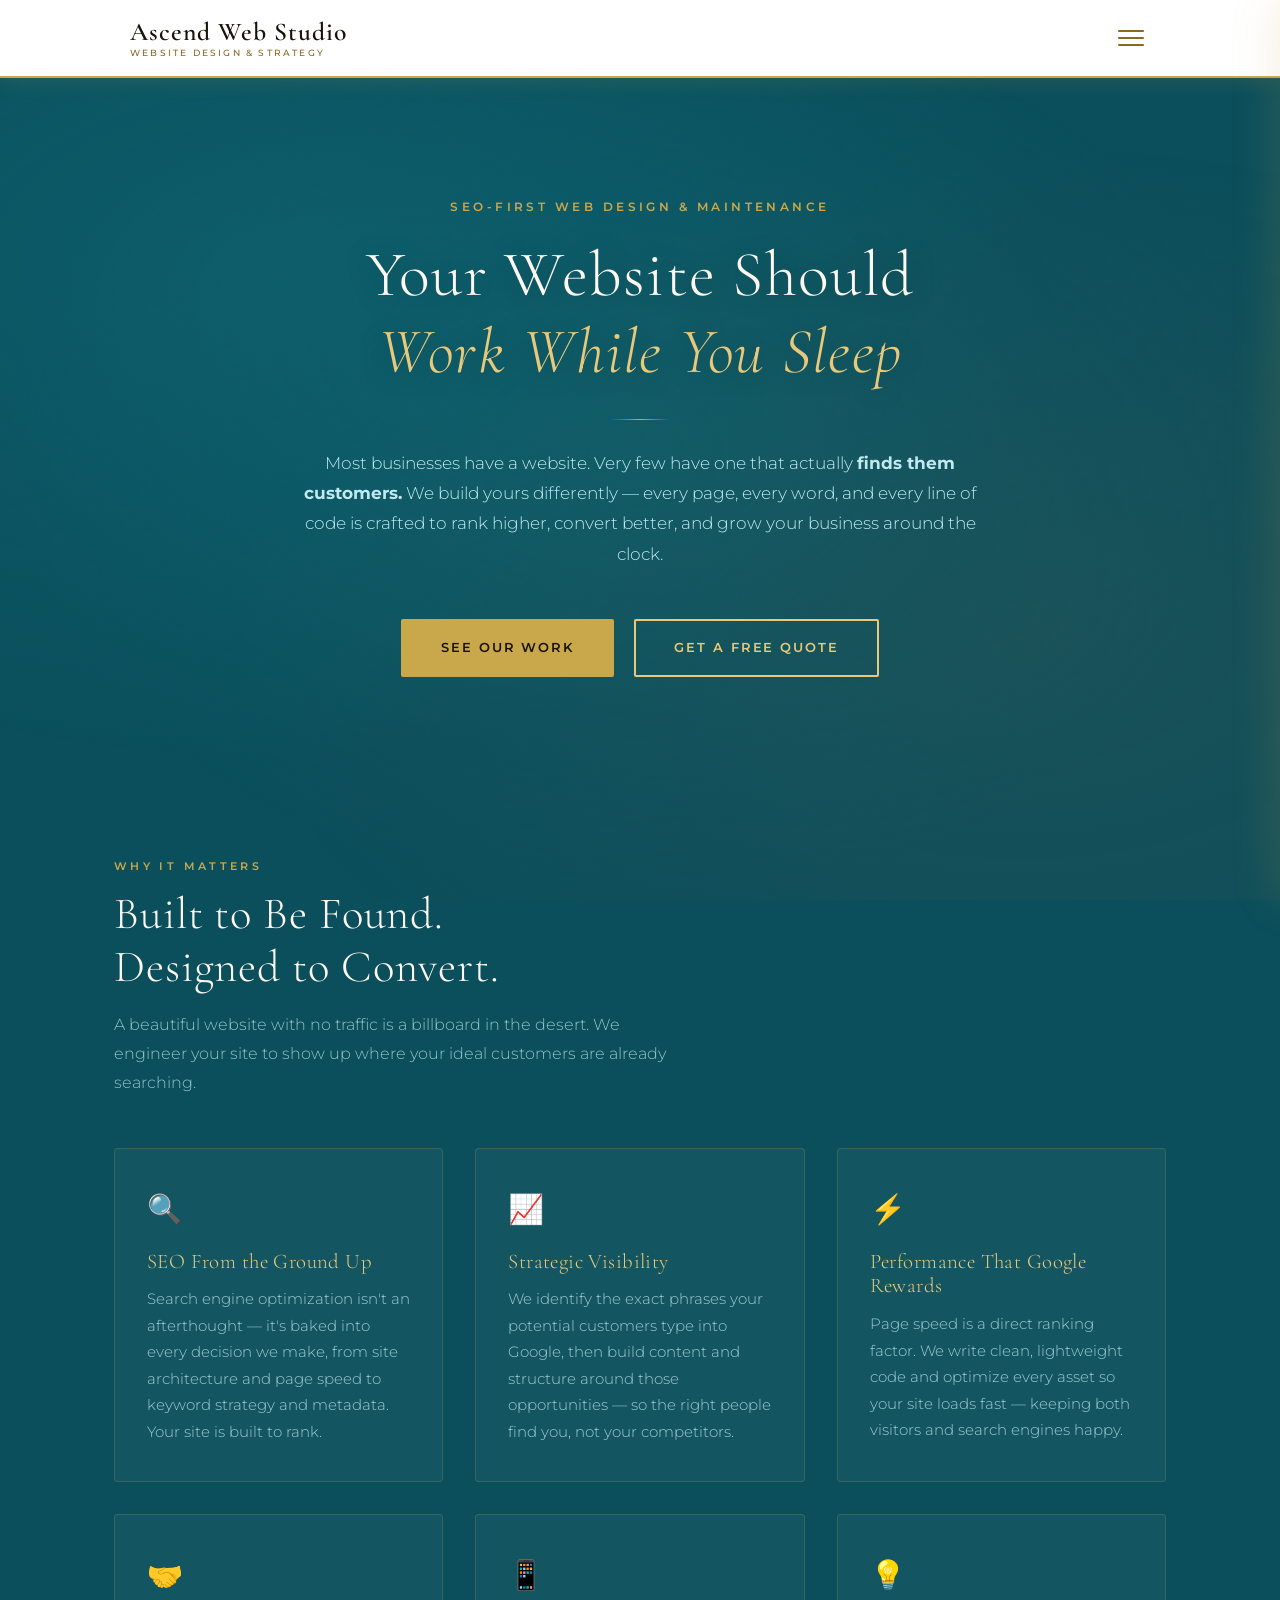
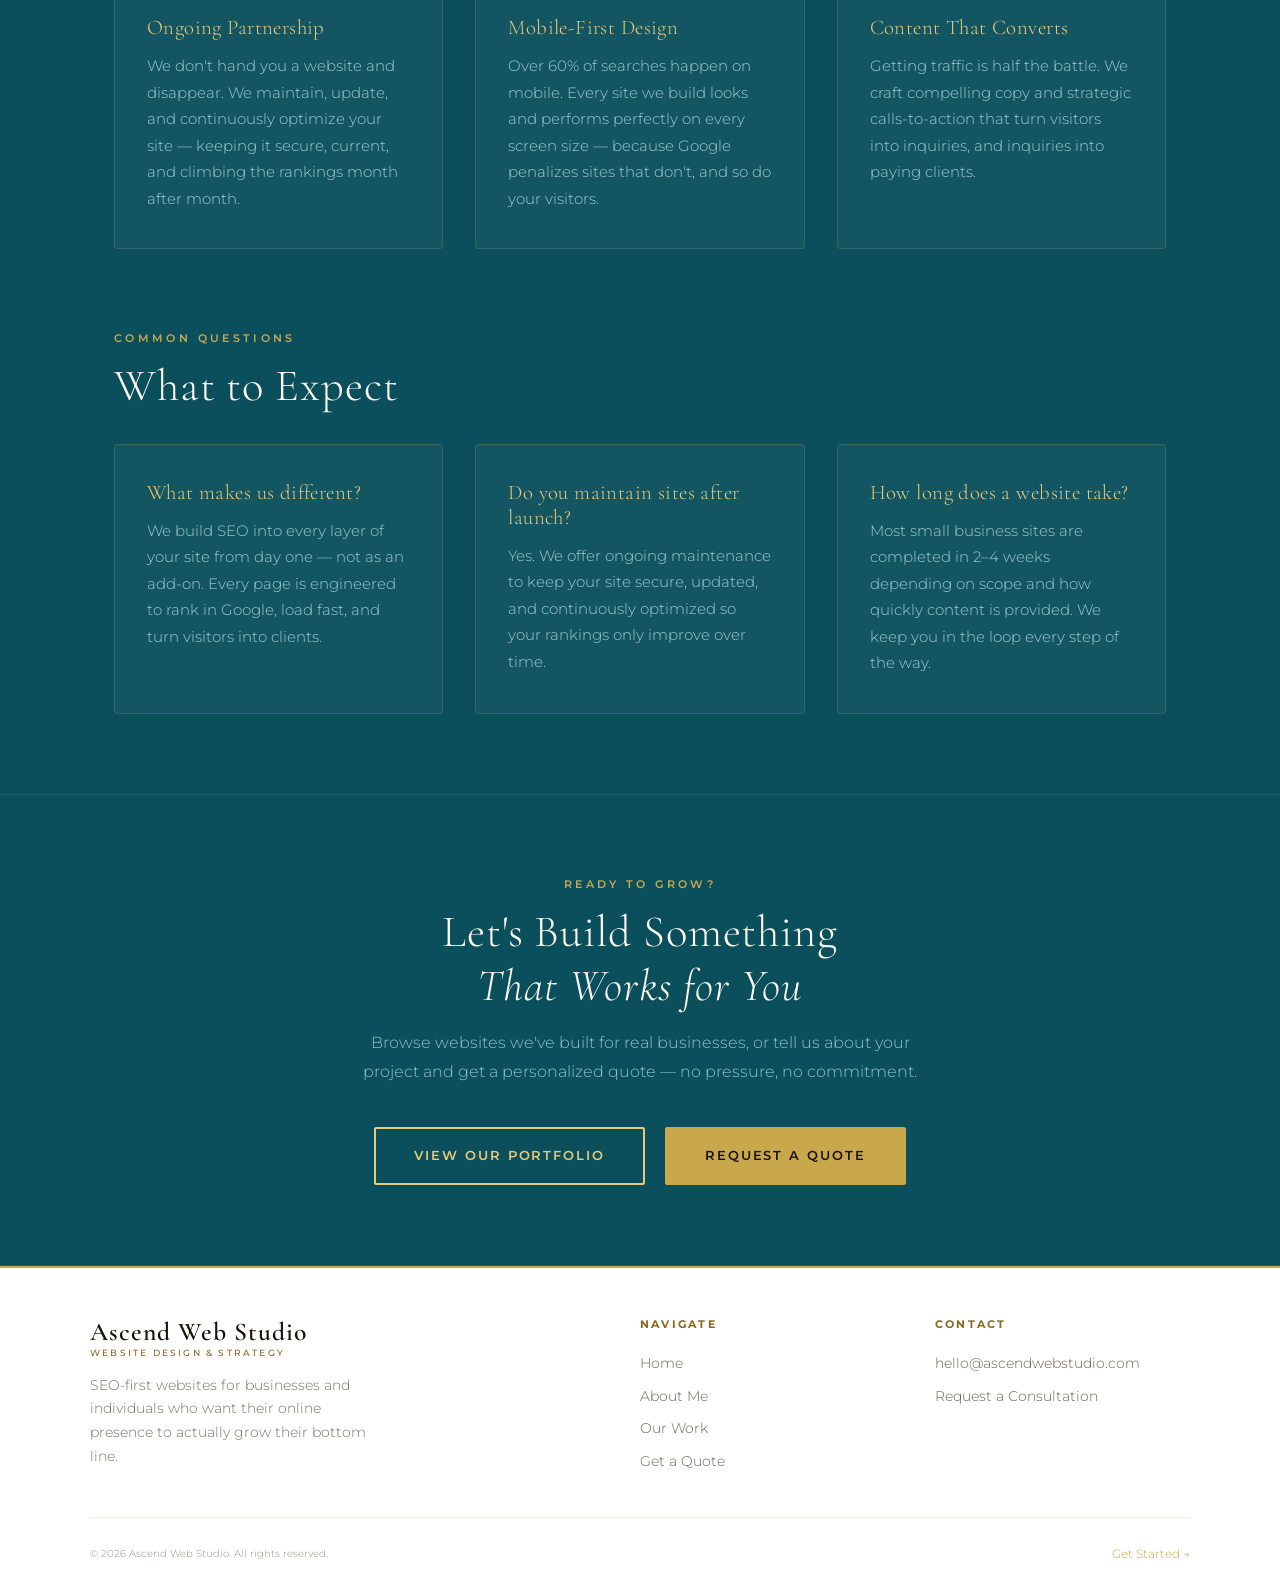
<file: index.html>
<!DOCTYPE html>
<html lang="en">
<head>
  <meta charset="UTF-8" />
  <meta name="viewport" content="width=device-width, initial-scale=1.0" />

  <!-- ══ Primary SEO ══ -->
  <title>Ascend Web Studio | SEO-First Website Design &amp; Maintenance</title>
  <meta name="description" content="Ascend Web Studio builds beautiful, SEO-optimized websites that bring new clients to your door. We design, build, and maintain websites for businesses across Marin County and beyond." />
  <meta name="keywords" content="website design, SEO website, web design Marin County, SEO-first websites, website maintenance, small business websites, local SEO" />
  <meta name="robots" content="index, follow" />
  <link rel="canonical" href="https://ascendwebstudio.com/" />
  <meta name="author" content="Ascend Web Studio" />

  <!-- ══ Open Graph ══ -->
  <meta property="og:type" content="website" />
  <meta property="og:url" content="https://ascendwebstudio.com/" />
  <meta property="og:title" content="Ascend Web Studio | SEO-First Website Design" />
  <meta property="og:description" content="We build beautiful, SEO-optimized websites that bring new clients to your door. Strategic design meets search engine mastery." />
  <meta property="og:image" content="https://ascendwebstudio.com/og-image.jpg" />
  <meta property="og:locale" content="en_US" />
  <meta property="og:site_name" content="Ascend Web Studio" />

  <!-- ══ Twitter / X Card ══ -->
  <meta name="twitter:card" content="summary_large_image" />
  <meta name="twitter:title" content="Ascend Web Studio | SEO-First Website Design" />
  <meta name="twitter:description" content="We build beautiful, SEO-optimized websites that bring new clients to your door." />
  <meta name="twitter:image" content="https://ascendwebstudio.com/og-image.jpg" />

  <!-- ══ Mobile & PWA ══ -->
  <meta name="theme-color" content="#0b4f5c" />
  <meta name="apple-mobile-web-app-capable" content="yes" />
  <meta name="apple-mobile-web-app-status-bar-style" content="default" />
  <meta name="apple-mobile-web-app-title" content="Ascend Web Studio" />

  <!-- ══ Fonts: preconnect for speed, then load ══ -->
  <link rel="preconnect" href="https://fonts.googleapis.com" />
  <link rel="preconnect" href="https://fonts.gstatic.com" crossorigin />
  <link href="https://fonts.googleapis.com/css2?family=Cormorant+Garamond:ital,wght@0,300;0,400;0,600;1,300;1,400&family=Montserrat:wght@300;400;500;600;700&display=swap" rel="stylesheet" />

  <link rel="stylesheet" href="style.css" />

  <!-- ══ Structured Data: ProfessionalService ══ -->
  <script type="application/ld+json">
  {
    "@context": "https://schema.org",
    "@type": "ProfessionalService",
    "name": "Ascend Web Studio",
    "description": "SEO-first website design, development, and maintenance for businesses and individuals.",
    "url": "https://ascendwebstudio.com",
    "logo": "https://ascendwebstudio.com/logo.png",
    "image": "https://ascendwebstudio.com/og-image.jpg",
    "priceRange": "$$",
    "areaServed": [
      { "@type": "State", "name": "California" }
    ],
    "address": {
      "@type": "PostalAddress",
      "addressRegion": "CA",
      "addressCountry": "US"
    },
    "offers": {
      "@type": "Offer",
      "description": "Custom SEO-optimized website design, development, and ongoing maintenance.",
      "url": "https://ascendwebstudio.com/quote.html"
    }
  }
  </script>

  <!-- ══ Structured Data: WebSite ══ -->
  <script type="application/ld+json">
  {
    "@context": "https://schema.org",
    "@type": "WebSite",
    "url": "https://ascendwebstudio.com/",
    "name": "Ascend Web Studio"
  }
  </script>

  <!-- ══ FAQ Schema (boosts Google rich results) ══ -->
  <script type="application/ld+json">
  {
    "@context": "https://schema.org",
    "@type": "FAQPage",
    "mainEntity": [
      {
        "@type": "Question",
        "name": "What makes Ascend Web Studio different from other web designers?",
        "acceptedAnswer": {
          "@type": "Answer",
          "text": "We build SEO into every layer of your website from day one — not as an add-on. Every page is engineered to rank in Google, load fast, and convert visitors into clients."
        }
      },
      {
        "@type": "Question",
        "name": "Do you offer website maintenance after launch?",
        "acceptedAnswer": {
          "@type": "Answer",
          "text": "Yes. We offer ongoing maintenance packages to keep your site secure, updated, and continuously optimized for search engines."
        }
      },
      {
        "@type": "Question",
        "name": "How long does it take to build a website?",
        "acceptedAnswer": {
          "@type": "Answer",
          "text": "Most small business websites are completed within 2–4 weeks depending on scope and how quickly content is provided."
        }
      }
    ]
  }
  </script>
</head>

<body>

  <!-- Skip to main content — accessibility + crawlability -->
  <a href="#main-content" class="skip-link">Skip to main content</a>

  <!-- ══════════════════ HEADER ══════════════════ -->
  <header role="banner">
    <div class="header-inner">
      <a href="index.html" class="logo" aria-label="Ascend Web Studio — Go to homepage">
        Ascend Web Studio
        <span>Website Design &amp; Strategy</span>
      </a>

      <button
        class="hamburger"
        id="hamburger"
        aria-label="Open navigation menu"
        aria-expanded="false"
        aria-controls="navDropdown">
        <span class="bar" aria-hidden="true"></span>
        <span class="bar" aria-hidden="true"></span>
        <span class="bar" aria-hidden="true"></span>
      </button>
    </div>
  </header>

  <div class="nav-overlay" id="navOverlay" aria-hidden="true"></div>
  <nav class="nav-dropdown" id="navDropdown" aria-label="Primary navigation" aria-hidden="true">
    <a href="index.html" aria-current="page">Home</a>
    <a href="about.html">About Me</a>
    <a href="references.html">Our Work</a>
    <a href="quote.html" class="nav-cta">Get a Quote</a>
  </nav>

  <!-- ══════════════════ MAIN ══════════════════ -->
  <main id="main-content">

    <!-- ── Hero ── -->
    <section class="hero reveal" aria-labelledby="hero-heading">
      <div class="container">
        <span class="hero-eyebrow">SEO-First Web Design &amp; Maintenance</span>
        <h1 id="hero-heading">
          Your Website Should<br><em>Work While You Sleep</em>
        </h1>
        <div class="hero-divider" aria-hidden="true"></div>
        <p>
          Most businesses have a website. Very few have one that actually
          <strong>finds them customers.</strong> We build yours differently — every page,
          every word, and every line of code is crafted to rank higher, convert better,
          and grow your business around the clock.
        </p>
        <div class="cta-group">
          <a href="references.html" class="btn btn-gold">See Our Work</a>
          <a href="quote.html" class="btn btn-outline">Get a Free Quote</a>
        </div>
      </div>
    </section>

    <!-- ── Features ── -->
    <section class="features" aria-labelledby="features-heading">
      <div class="container">
        <span class="section-label reveal">Why It Matters</span>
        <h2 class="section-title reveal" id="features-heading">
          Built to Be Found.<br>Designed to Convert.
        </h2>
        <p class="section-sub reveal">
          A beautiful website with no traffic is a billboard in the desert.
          We engineer your site to show up where your ideal customers are already searching.
        </p>

        <div class="features-grid">

          <article class="feature-card reveal">
            <span class="feature-icon" aria-hidden="true">🔍</span>
            <h3>SEO From the Ground Up</h3>
            <p>
              Search engine optimization isn't an afterthought — it's baked into
              every decision we make, from site architecture and page speed to
              keyword strategy and metadata. Your site is built to rank.
            </p>
          </article>

          <article class="feature-card reveal">
            <span class="feature-icon" aria-hidden="true">📈</span>
            <h3>Strategic Visibility</h3>
            <p>
              We identify the exact phrases your potential customers type into Google,
              then build content and structure around those opportunities — so the
              right people find you, not your competitors.
            </p>
          </article>

          <article class="feature-card reveal">
            <span class="feature-icon" aria-hidden="true">⚡</span>
            <h3>Performance That Google Rewards</h3>
            <p>
              Page speed is a direct ranking factor. We write clean, lightweight code
              and optimize every asset so your site loads fast — keeping both visitors
              and search engines happy.
            </p>
          </article>

          <article class="feature-card reveal">
            <span class="feature-icon" aria-hidden="true">🤝</span>
            <h3>Ongoing Partnership</h3>
            <p>
              We don't hand you a website and disappear. We maintain, update, and
              continuously optimize your site — keeping it secure, current, and
              climbing the rankings month after month.
            </p>
          </article>

          <article class="feature-card reveal">
            <span class="feature-icon" aria-hidden="true">📱</span>
            <h3>Mobile-First Design</h3>
            <p>
              Over 60% of searches happen on mobile. Every site we build looks and
              performs perfectly on every screen size — because Google penalizes sites
              that don't, and so do your visitors.
            </p>
          </article>

          <article class="feature-card reveal">
            <span class="feature-icon" aria-hidden="true">💡</span>
            <h3>Content That Converts</h3>
            <p>
              Getting traffic is half the battle. We craft compelling copy and
              strategic calls-to-action that turn visitors into inquiries,
              and inquiries into paying clients.
            </p>
          </article>

        </div>
      </div>
    </section>

    <!-- ── FAQ (feeds FAQ schema above) ── -->
    <section class="features" aria-labelledby="faq-heading" style="padding-top: 0;">
      <div class="container">
        <span class="section-label reveal">Common Questions</span>
        <h2 class="section-title reveal" id="faq-heading">What to Expect</h2>

        <div class="features-grid" style="margin-top: 30px;">

          <article class="feature-card reveal">
            <h3>What makes us different?</h3>
            <p>
              We build SEO into every layer of your site from day one — not as an
              add-on. Every page is engineered to rank in Google, load fast, and
              turn visitors into clients.
            </p>
          </article>

          <article class="feature-card reveal">
            <h3>Do you maintain sites after launch?</h3>
            <p>
              Yes. We offer ongoing maintenance to keep your site secure, updated,
              and continuously optimized so your rankings only improve over time.
            </p>
          </article>

          <article class="feature-card reveal">
            <h3>How long does a website take?</h3>
            <p>
              Most small business sites are completed in 2–4 weeks depending on
              scope and how quickly content is provided. We keep you in the loop
              every step of the way.
            </p>
          </article>

        </div>
      </div>
    </section>

    <!-- ── CTA ── -->
    <section class="cta-section" aria-labelledby="cta-heading">
      <div class="container">
        <span class="section-label reveal">Ready to Grow?</span>
        <h2 class="reveal" id="cta-heading">
          Let's Build Something<br><em>That Works for You</em>
        </h2>
        <p class="reveal">
          Browse websites we've built for real businesses, or tell us about your
          project and get a personalized quote — no pressure, no commitment.
        </p>
        <div class="cta-group reveal">
          <a href="references.html" class="btn btn-outline">View Our Portfolio</a>
          <a href="quote.html" class="btn btn-gold">Request a Quote</a>
        </div>
      </div>
    </section>

  </main>

  <!-- ══════════════════ FOOTER ══════════════════ -->
  <footer role="contentinfo">
    <div class="footer-inner">

      <div class="footer-brand">
        <a href="index.html" class="logo" aria-label="Ascend Web Studio — Home">
          Ascend Web Studio
          <span>Website Design &amp; Strategy</span>
        </a>
        <p>
          SEO-first websites for businesses and individuals who want their
          online presence to actually grow their bottom line.
        </p>
      </div>

      <nav class="footer-col" aria-label="Footer site links">
        <h4>Navigate</h4>
        <a href="index.html" aria-current="page">Home</a>
        <a href="about.html">About Me</a>
        <a href="references.html">Our Work</a>
        <a href="quote.html">Get a Quote</a>
      </nav>

      <div class="footer-col">
        <h4>Contact</h4>
        <a href="mailto:hello@ascendwebstudio.com">hello@ascendwebstudio.com</a>
        <a href="quote.html">Request a Consultation</a>
      </div>

    </div>

    <div class="footer-bottom">
      <p><small>&copy; 2026 Ascend Web Studio. All rights reserved.</small></p>
      <a href="quote.html">Get Started →</a>
    </div>
  </footer>

  <!-- ══════════════════ SCRIPTS ══════════════════ -->
  <script>
    // ── Respect reduced-motion (accessibility + performance) ──
    const prefersReduced = window.matchMedia('(prefers-reduced-motion: reduce)').matches;

    // ── Nav drawer ──
    const hamburger = document.getElementById('hamburger');
    const navDropdown = document.getElementById('navDropdown');
    const navOverlay = document.getElementById('navOverlay');

    function toggleNav(open) {
      hamburger.classList.toggle('open', open);
      hamburger.setAttribute('aria-expanded', String(open));
      navDropdown.classList.toggle('open', open);
      navDropdown.setAttribute('aria-hidden', String(!open));
      navOverlay.setAttribute('aria-hidden', String(!open));
      navOverlay.classList.toggle('open', open);
      document.body.style.overflow = open ? 'hidden' : '';
      if (open) {
        const firstLink = navDropdown.querySelector('a');
        if (firstLink) firstLink.focus();
      } else {
        hamburger.focus();
      }
    }

    hamburger.addEventListener('click', () => toggleNav(!hamburger.classList.contains('open')));
    navOverlay.addEventListener('click', () => toggleNav(false));
    document.addEventListener('keydown', (e) => { if (e.key === 'Escape') toggleNav(false); });

    // Focus trap inside nav
    navDropdown.addEventListener('keydown', (e) => {
      if (e.key !== 'Tab') return;
      const focusable = Array.from(navDropdown.querySelectorAll('a'));
      const first = focusable[0];
      const last = focusable[focusable.length - 1];
      if (e.shiftKey && document.activeElement === first) {
        e.preventDefault(); last.focus();
      } else if (!e.shiftKey && document.activeElement === last) {
        e.preventDefault(); first.focus();
      }
    });

    // ── Scroll reveal ──
    if (prefersReduced) {
      document.querySelectorAll('.reveal').forEach(el => el.classList.add('visible'));
    } else {
      const observer = new IntersectionObserver((entries) => {
        entries.forEach((entry, i) => {
          if (entry.isIntersecting) {
            setTimeout(() => entry.target.classList.add('visible'), i * 80);
            observer.unobserve(entry.target);
          }
        });
      }, { threshold: 0.1, rootMargin: '0px 0px -40px 0px' });
      document.querySelectorAll('.reveal').forEach(el => observer.observe(el));
    }
  </script>

</body>
</html>
</file>
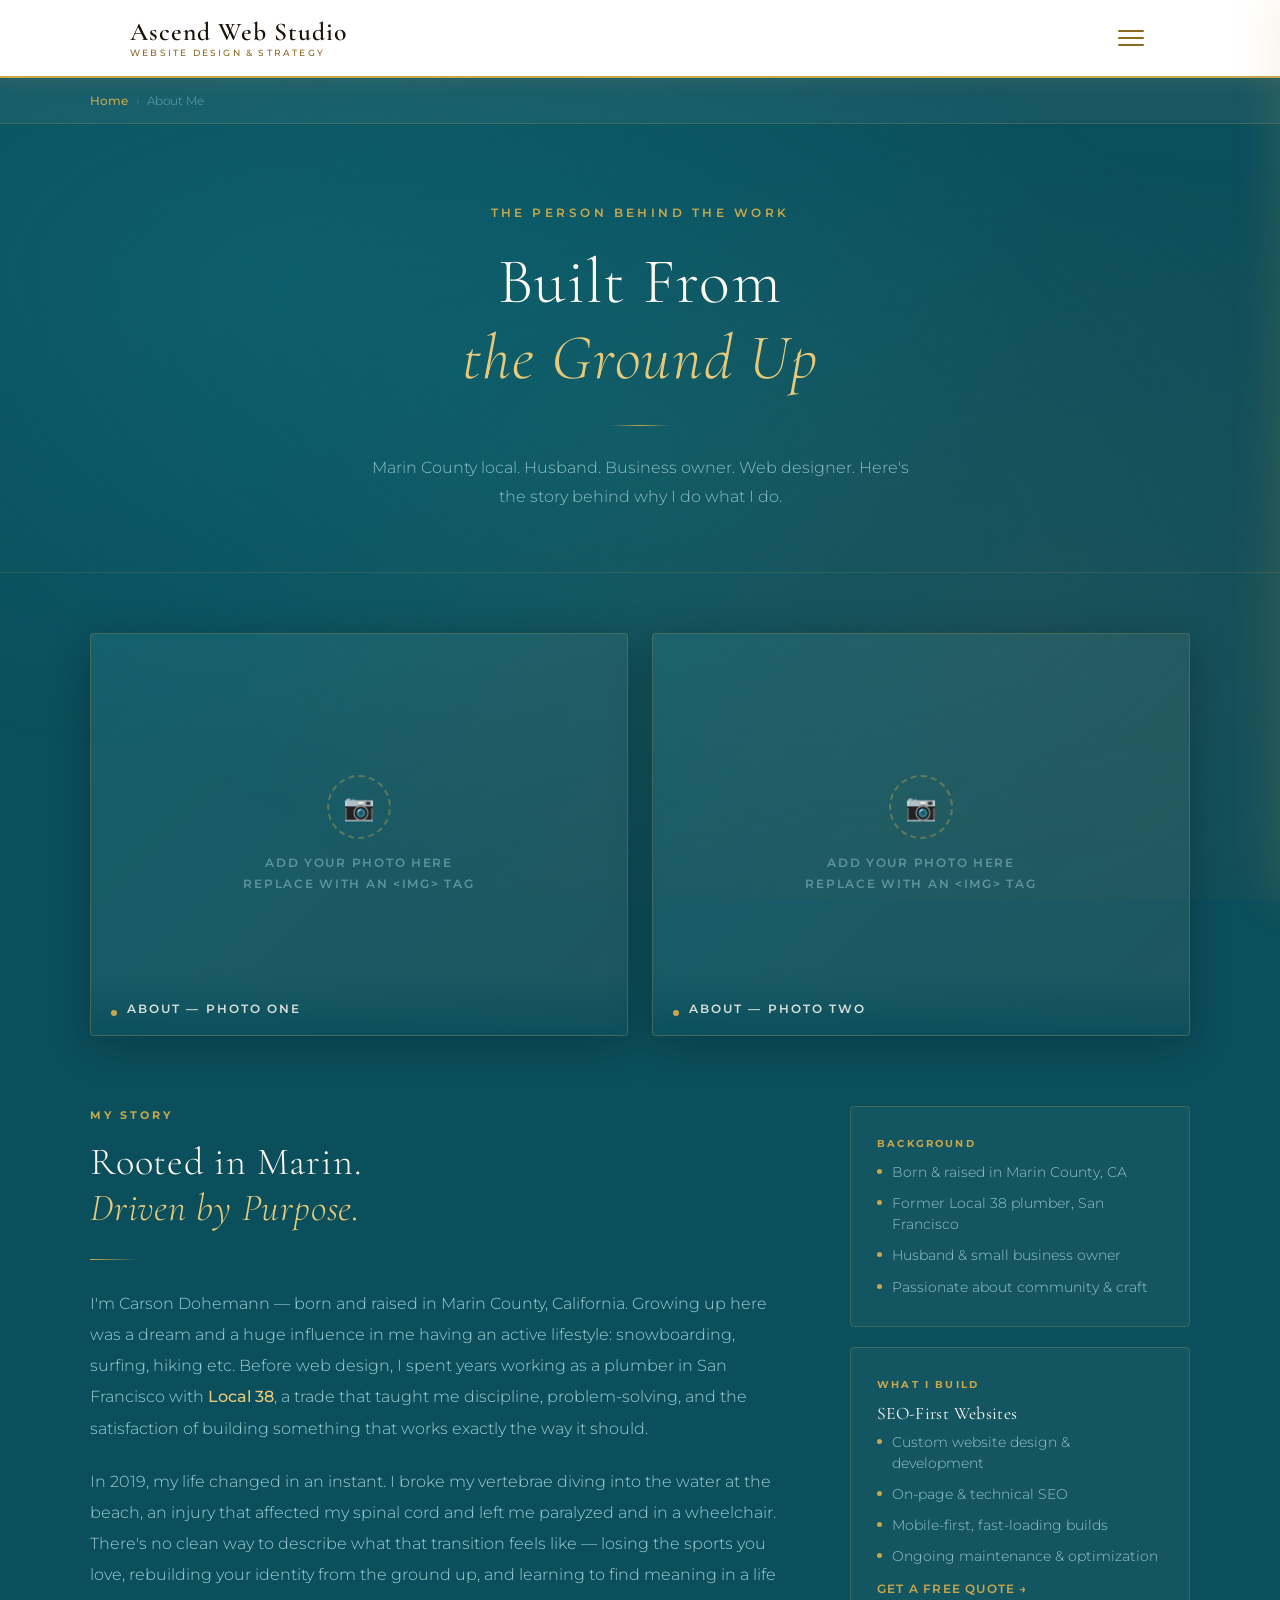
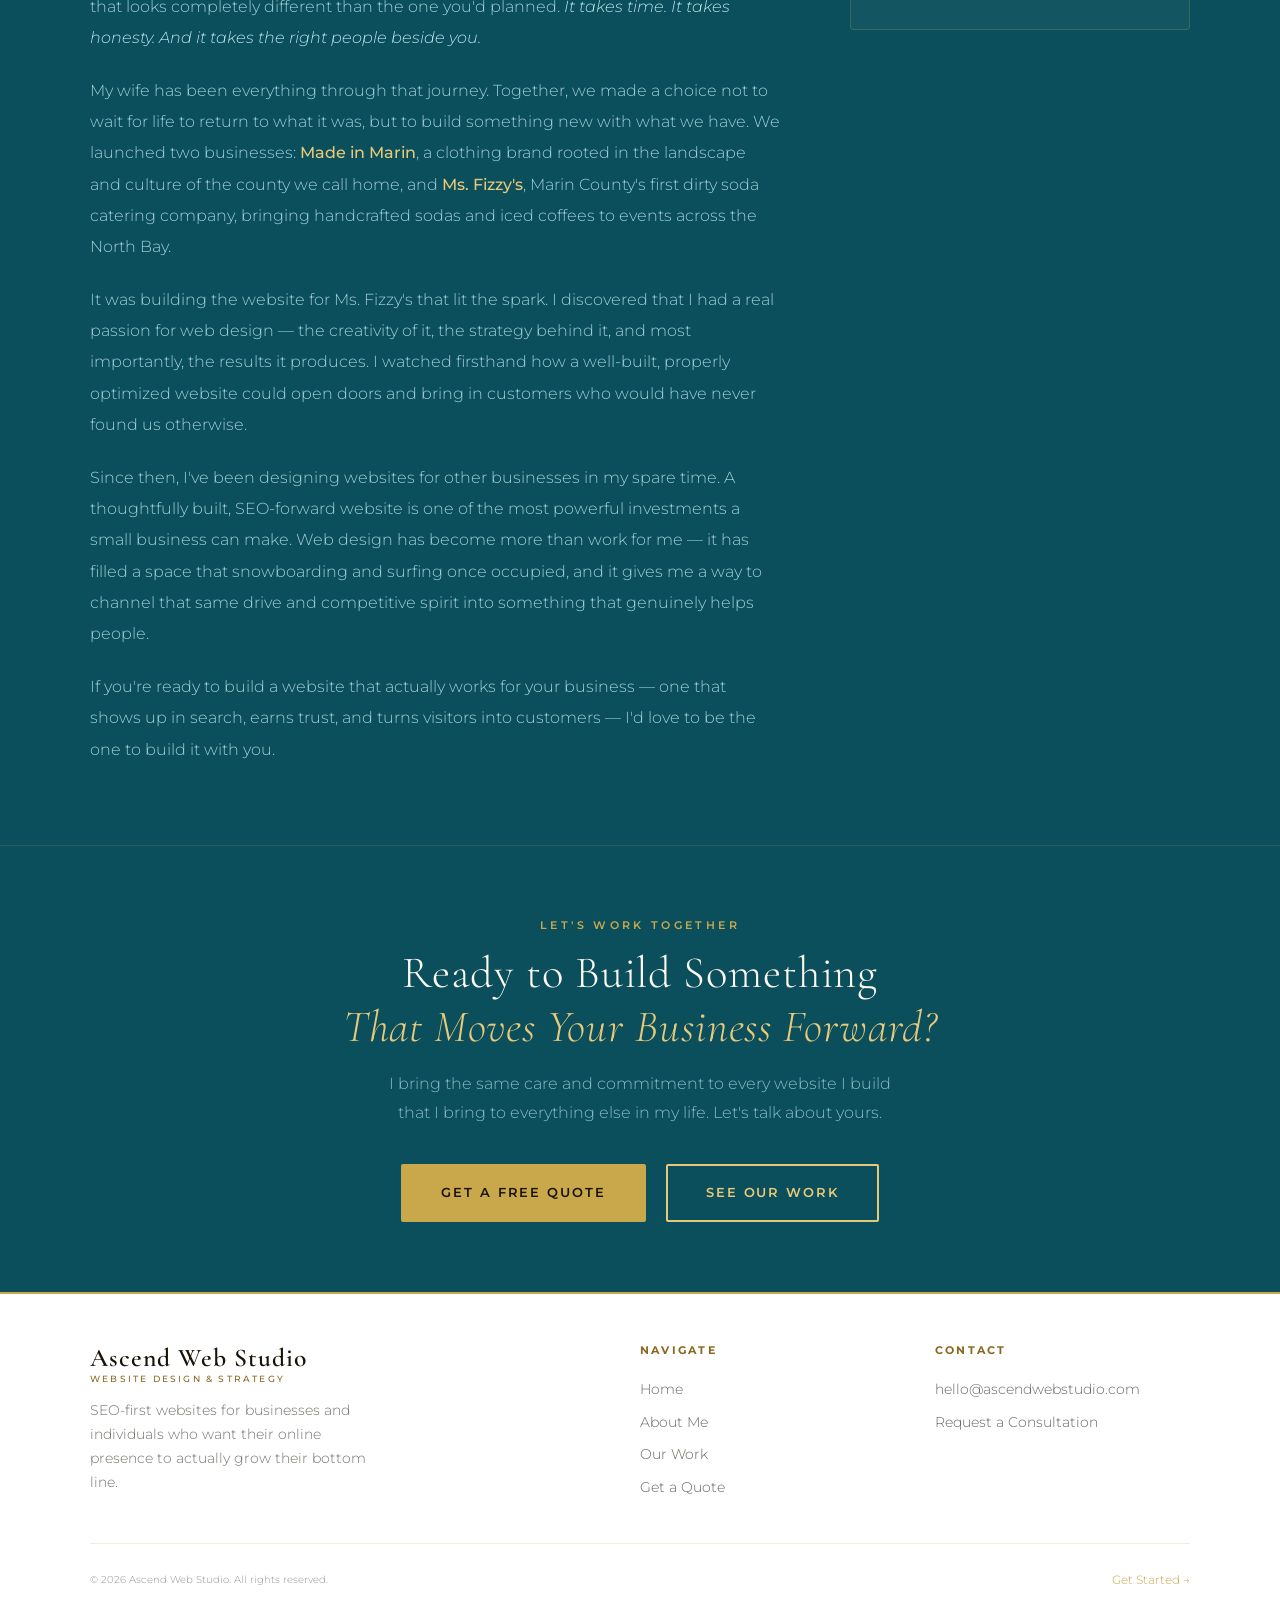
<file: about.html>
<!DOCTYPE html>
<html lang="en">
<head>
  <meta charset="UTF-8" />
  <meta name="viewport" content="width=device-width, initial-scale=1.0" />

  <!-- ══ Primary SEO ══ -->
  <title>About Carson Dohemann | Ascend Web Studio</title>
  <meta name="description" content="Meet Carson Dohemann — Marin County native, web designer, and founder of Ascend Web Studio. A story of resilience, passion, and building websites that grow businesses." />
  <meta name="keywords" content="Carson Dohemann, web designer Marin County, about Ascend Web Studio, SEO web design, Marin County web developer" />
  <meta name="robots" content="index, follow" />
  <link rel="canonical" href="https://ascendwebstudio.com/about.html" />
  <meta name="author" content="Carson Dohemann" />

  <!-- ══ Open Graph ══ -->
  <meta property="og:type" content="profile" />
  <meta property="og:url" content="https://ascendwebstudio.com/about.html" />
  <meta property="og:title" content="About Carson Dohemann | Ascend Web Studio" />
  <meta property="og:description" content="Marin County native, web designer, and founder of Ascend Web Studio. A story of resilience, passion, and building websites that grow real businesses." />
  <meta property="og:image" content="https://ascendwebstudio.com/og-image.jpg" />
  <meta property="og:locale" content="en_US" />
  <meta property="og:site_name" content="Ascend Web Studio" />

  <!-- ══ Twitter / X Card ══ -->
  <meta name="twitter:card" content="summary_large_image" />
  <meta name="twitter:title" content="About Carson Dohemann | Ascend Web Studio" />
  <meta name="twitter:description" content="Marin County native, web designer, and founder of Ascend Web Studio." />
  <meta name="twitter:image" content="https://ascendwebstudio.com/og-image.jpg" />

  <!-- ══ Mobile & PWA ══ -->
  <meta name="theme-color" content="#0b4f5c" />
  <meta name="apple-mobile-web-app-capable" content="yes" />
  <meta name="apple-mobile-web-app-title" content="Ascend Web Studio" />

  <!-- ══ Fonts ══ -->
  <link rel="preconnect" href="https://fonts.googleapis.com" />
  <link rel="preconnect" href="https://fonts.gstatic.com" crossorigin />
  <link href="https://fonts.googleapis.com/css2?family=Cormorant+Garamond:ital,wght@0,300;0,400;0,600;1,300;1,400&family=Montserrat:wght@300;400;500;600;700&display=swap" rel="stylesheet" />

  <link rel="stylesheet" href="style.css" />

  <!-- ══ Structured Data: Person ══ -->
  <script type="application/ld+json">
  {
    "@context": "https://schema.org",
    "@type": "Person",
    "name": "Carson Dohemann",
    "jobTitle": "Web Designer & SEO Strategist",
    "description": "Marin County native and founder of Ascend Web Studio, building SEO-first websites for small businesses.",
    "url": "https://ascendwebstudio.com/about.html",
    "worksFor": {
      "@type": "Organization",
      "name": "Ascend Web Studio",
      "url": "https://ascendwebstudio.com"
    },
    "knowsAbout": ["SEO", "Web Design", "Website Maintenance", "Small Business Marketing"],
    "address": {
      "@type": "PostalAddress",
      "addressRegion": "CA",
      "addressLocality": "Marin County",
      "addressCountry": "US"
    }
  }
  </script>

  <!-- ══ Breadcrumb Schema ══ -->
  <script type="application/ld+json">
  {
    "@context": "https://schema.org",
    "@type": "BreadcrumbList",
    "itemListElement": [
      {
        "@type": "ListItem",
        "position": 1,
        "name": "Home",
        "item": "https://ascendwebstudio.com/"
      },
      {
        "@type": "ListItem",
        "position": 2,
        "name": "About",
        "item": "https://ascendwebstudio.com/about.html"
      }
    ]
  }
  </script>

  <style>
    /* ══════════════════════════════════════════
       ABOUT PAGE — teal body, gold & white accents
       ══════════════════════════════════════════ */

    /* ── Breadcrumb ── */
    .breadcrumb {
      background: rgba(255,255,255,0.05);
      border-bottom: 1px solid rgba(201,168,76,0.2);
      padding: 12px 40px;
      position: relative;
      z-index: 1;
    }
    .breadcrumb-inner {
      max-width: var(--max-width);
      margin: 0 auto;
      display: flex;
      align-items: center;
      gap: 8px;
      font-size: 0.78rem;
      color: rgba(192,234,240,0.5);
      font-family: var(--font-body);
    }
    .breadcrumb-inner a { color: var(--gold); font-weight: 500; }
    .breadcrumb-inner a:hover { color: var(--gold-light); }
    .breadcrumb-sep { color: rgba(192,234,240,0.3); }

    /* ── Page Hero ── */
    .about-page-hero {
      padding: 80px 40px 60px;
      text-align: center;
      position: relative;
      z-index: 1;
      border-bottom: 1px solid rgba(201,168,76,0.15);
    }
    .about-page-hero h1 {
      color: var(--cream);
      margin-bottom: 14px;
    }
    .about-page-hero h1 em {
      font-style: italic;
      color: var(--gold-light);
    }
    .about-page-hero p {
      color: rgba(192,234,240,0.7);
      max-width: 540px;
      margin: 0 auto;
    }

    /* ── Photo pair ── */
    .photo-section {
      padding: 60px 40px 0;
      position: relative;
      z-index: 1;
    }
    .photo-grid {
      max-width: var(--max-width);
      margin: 0 auto;
      display: grid;
      grid-template-columns: 1fr 1fr;
      gap: 24px;
    }
    .photo-card {
      position: relative;
      border-radius: 4px;
      overflow: hidden;
      border: 1px solid rgba(201,168,76,0.25);
      box-shadow: 0 8px 40px rgba(0,0,0,0.25);
      aspect-ratio: 4 / 3;
      background: rgba(255,255,255,0.04);
    }
    .photo-card img {
      width: 100%;
      height: 100%;
      object-fit: cover;
      display: block;
      transition: transform 0.5s ease;
    }
    .photo-card:hover img {
      transform: scale(1.03);
    }
    /* Placeholder when no real photo yet */
    .photo-placeholder {
      width: 100%;
      height: 100%;
      display: flex;
      flex-direction: column;
      align-items: center;
      justify-content: center;
      gap: 14px;
      background: linear-gradient(135deg, rgba(26,154,170,0.12), rgba(139,94,60,0.08));
      min-height: 280px;
    }
    .photo-placeholder-icon {
      width: 64px;
      height: 64px;
      border-radius: 50%;
      border: 2px dashed rgba(201,168,76,0.4);
      display: flex;
      align-items: center;
      justify-content: center;
      font-size: 1.6rem;
    }
    .photo-placeholder p {
      font-size: 0.72rem;
      font-weight: 600;
      letter-spacing: 0.15em;
      text-transform: uppercase;
      color: rgba(192,234,240,0.4);
      text-align: center;
      padding: 0 20px;
    }
    /* Caption bar */
    .photo-caption {
      position: absolute;
      bottom: 0;
      left: 0;
      right: 0;
      background: linear-gradient(to top, rgba(11,79,92,0.92) 0%, transparent 100%);
      padding: 28px 20px 16px;
      display: flex;
      align-items: flex-end;
      gap: 10px;
    }
    .photo-caption-dot {
      width: 6px;
      height: 6px;
      border-radius: 50%;
      background: var(--gold);
      flex-shrink: 0;
      margin-bottom: 3px;
    }
    .photo-caption-text {
      font-family: var(--font-body);
      font-size: 0.72rem;
      font-weight: 600;
      letter-spacing: 0.18em;
      text-transform: uppercase;
      color: rgba(253,248,240,0.85);
    }

    /* ── Story section ── */
    .story-section {
      padding: 70px 40px 80px;
      position: relative;
      z-index: 1;
    }
    .story-inner {
      max-width: var(--max-width);
      margin: 0 auto;
      display: grid;
      grid-template-columns: 1fr 340px;
      gap: 70px;
      align-items: start;
    }

    /* Main story text */
    .story-text {}
    .story-eyebrow {
      font-family: var(--font-body);
      font-size: 0.68rem;
      font-weight: 700;
      letter-spacing: 0.28em;
      text-transform: uppercase;
      color: var(--gold);
      display: block;
      margin-bottom: 14px;
    }
    .story-text h2 {
      color: var(--cream);
      margin-bottom: 28px;
      font-size: clamp(1.8rem, 3vw, 2.4rem);
    }
    .story-text h2 em {
      font-style: italic;
      color: var(--gold-light);
    }
    .story-divider {
      width: 50px;
      height: 1px;
      background: linear-gradient(to right, var(--gold), transparent);
      margin-bottom: 28px;
    }
    .story-body p {
      color: rgba(192,234,240,0.82);
      font-size: 1rem;
      line-height: 1.95;
      margin-bottom: 22px;
    }
    .story-body p:last-child { margin-bottom: 0; }
    .story-body strong {
      color: var(--gold-light);
      font-weight: 500;
    }
    .story-body em {
      font-style: italic;
      color: rgba(192,234,240,0.95);
    }

    /* Sidebar */
    .story-sidebar {
      display: flex;
      flex-direction: column;
      gap: 20px;
    }
    .sidebar-card {
      background: rgba(255,255,255,0.04);
      border: 1px solid rgba(201,168,76,0.22);
      border-radius: 4px;
      padding: 28px 26px;
      transition: border-color 0.3s ease;
    }
    .sidebar-card:hover {
      border-color: rgba(201,168,76,0.45);
    }
    .sidebar-card-label {
      font-family: var(--font-body);
      font-size: 0.62rem;
      font-weight: 700;
      letter-spacing: 0.22em;
      text-transform: uppercase;
      color: var(--gold);
      display: block;
      margin-bottom: 10px;
    }
    .sidebar-card h3 {
      font-family: var(--font-display);
      font-size: 1.1rem;
      font-weight: 400;
      color: var(--cream);
      margin-bottom: 8px;
    }
    .sidebar-card p {
      font-size: 0.86rem;
      color: rgba(192,234,240,0.65);
      line-height: 1.7;
    }
    .sidebar-card a {
      display: inline-flex;
      align-items: center;
      gap: 6px;
      font-size: 0.75rem;
      font-weight: 600;
      letter-spacing: 0.1em;
      text-transform: uppercase;
      color: var(--gold);
      margin-top: 12px;
      transition: gap 0.2s ease;
    }
    .sidebar-card a:hover { gap: 10px; }

    /* Values list */
    .values-list {
      list-style: none;
      display: flex;
      flex-direction: column;
      gap: 10px;
      margin-top: 4px;
    }
    .values-list li {
      display: flex;
      align-items: flex-start;
      gap: 10px;
      font-size: 0.88rem;
      color: rgba(192,234,240,0.75);
      line-height: 1.5;
    }
    .values-list li::before {
      content: '';
      width: 5px;
      height: 5px;
      border-radius: 50%;
      background: var(--gold);
      flex-shrink: 0;
      margin-top: 7px;
    }

    /* ── CTA strip ── */
    .about-cta {
      padding: 70px 40px;
      text-align: center;
      border-top: 1px solid rgba(201,168,76,0.15);
      position: relative;
      z-index: 1;
    }
    .about-cta h2 {
      color: var(--cream);
      margin-bottom: 16px;
    }
    .about-cta h2 em {
      font-style: italic;
      color: var(--gold-light);
    }
    .about-cta p {
      color: rgba(192,234,240,0.7);
      max-width: 520px;
      margin: 0 auto 36px;
    }

    /* ── Responsive ── */
    @media (max-width: 900px) {
      .story-inner {
        grid-template-columns: 1fr;
        gap: 40px;
      }
      .story-sidebar {
        flex-direction: row;
        flex-wrap: wrap;
      }
      .sidebar-card { flex: 1 1 240px; }
    }

    @media (max-width: 640px) {
      .photo-grid {
        grid-template-columns: 1fr;
        gap: 16px;
      }
      .photo-section { padding: 40px 16px 0; }
      .story-section { padding: 50px 16px 60px; }
      .about-page-hero { padding: 60px 20px 50px; }
      .about-cta { padding: 50px 20px; }
      .breadcrumb { padding: 10px 20px; }
      .story-sidebar { flex-direction: column; }
    }
  </style>
</head>

<body>

  <a href="#main-content" class="skip-link">Skip to main content</a>

  <!-- ══════════════════ HEADER ══════════════════ -->
  <header role="banner">
    <div class="header-inner">
      <a href="index.html" class="logo" aria-label="Ascend Web Studio — Go to homepage">
        Ascend Web Studio
        <span>Website Design &amp; Strategy</span>
      </a>
      <button
        class="hamburger"
        id="hamburger"
        aria-label="Open navigation menu"
        aria-expanded="false"
        aria-controls="navDropdown">
        <span class="bar" aria-hidden="true"></span>
        <span class="bar" aria-hidden="true"></span>
        <span class="bar" aria-hidden="true"></span>
      </button>
    </div>
  </header>

  <div class="nav-overlay" id="navOverlay" aria-hidden="true"></div>
  <nav class="nav-dropdown" id="navDropdown" aria-label="Primary navigation" aria-hidden="true">
    <a href="index.html">Home</a>
    <a href="about.html" aria-current="page">About Me</a>
    <a href="references.html">Our Work</a>
    <a href="quote.html" class="nav-cta">Get a Quote</a>
  </nav>

  <!-- ══════════════════ MAIN ══════════════════ -->
  <main id="main-content">

    <!-- Breadcrumb -->
    <nav class="breadcrumb" aria-label="Breadcrumb">
      <div class="breadcrumb-inner">
        <a href="index.html">Home</a>
        <span class="breadcrumb-sep" aria-hidden="true">›</span>
        <span aria-current="page">About Me</span>
      </div>
    </nav>

    <!-- Page Hero -->
    <section class="about-page-hero" aria-labelledby="about-heading">
      <span class="hero-eyebrow reveal">The Person Behind the Work</span>
      <h1 class="reveal" id="about-heading">
        Built From<br><em>the Ground Up</em>
      </h1>
      <div class="hero-divider reveal" aria-hidden="true"></div>
      <p class="reveal">
        Marin County local. Husband. Business owner. Web designer.
        Here's the story behind why I do what I do.
      </p>
    </section>

    <!-- Photos -->
    <section class="photo-section" aria-label="Photos of Carson Dohemann">
      <div class="photo-grid">

        <figure class="photo-card reveal">
          <!--
            PHOTO 1: Replace the div below with:
            <img src="your-photo-1.jpg" alt="Carson Dohemann — [describe the photo]" loading="lazy" />
          -->
          <div class="photo-placeholder" role="img" aria-label="Photo placeholder — About Photo One">
            <div class="photo-placeholder-icon" aria-hidden="true">📷</div>
            <p>Add your photo here<br>replace with an &lt;img&gt; tag</p>
          </div>
          <figcaption class="photo-caption">
            <span class="photo-caption-dot" aria-hidden="true"></span>
            <span class="photo-caption-text">About — Photo One</span>
          </figcaption>
        </figure>

        <figure class="photo-card reveal">
          <!--
            PHOTO 2: Replace the div below with:
            <img src="your-photo-2.jpg" alt="Carson Dohemann — [describe the photo]" loading="lazy" />
          -->
          <div class="photo-placeholder" role="img" aria-label="Photo placeholder — About Photo Two">
            <div class="photo-placeholder-icon" aria-hidden="true">📷</div>
            <p>Add your photo here<br>replace with an &lt;img&gt; tag</p>
          </div>
          <figcaption class="photo-caption">
            <span class="photo-caption-dot" aria-hidden="true"></span>
            <span class="photo-caption-text">About — Photo Two</span>
          </figcaption>
        </figure>

      </div>
    </section>

    <!-- Story -->
    <section class="story-section" aria-labelledby="story-heading">
      <div class="story-inner">

        <!-- Main narrative -->
        <div class="story-text reveal">
          <span class="story-eyebrow">My Story</span>
          <h2 id="story-heading">
            Rooted in Marin.<br><em>Driven by Purpose.</em>
          </h2>
          <div class="story-divider" aria-hidden="true"></div>

          <div class="story-body">
            <p>
              I'm Carson Dohemann — born and raised in Marin County, California.
              Growing up here was a dream and a huge influence in me having an active lifestyle:
              snowboarding, surfing, hiking etc. Before
              web design, I spent years working as a plumber in San Francisco with
              <strong>Local 38</strong>, a trade that taught me discipline,
              problem-solving, and the satisfaction of building something that
              works exactly the way it should.
            </p>

            <p>
              In 2019, my life changed in an instant. I broke my vertebrae diving
              into the water at the beach, an injury that affected my spinal cord
              and left me paralyzed and in a wheelchair. There's no clean way to
              describe what that transition feels like — losing the sports you love,
              rebuilding your identity from the ground up, and learning to find
              meaning in a life that looks completely different than the one you'd
              planned. <em>It takes time. It takes honesty. And it takes the right
              people beside you.</em>
            </p>

            <p>
              My wife has been everything through that journey. Together, we made a
              choice not to wait for life to return to what it was, but to build
              something new with what we have. We launched two businesses:
              <strong>Made in Marin</strong>, a clothing brand rooted in the
              landscape and culture of the county we call home, and
              <strong>Ms. Fizzy's</strong>, Marin County's first dirty soda
              catering company, bringing handcrafted sodas and iced coffees to
              events across the North Bay.
            </p>

            <p>
              It was building the website for Ms. Fizzy's that lit the spark.
              I discovered that I had a real passion for web design — the
              creativity of it, the strategy behind it, and most importantly,
              the results it produces. I watched firsthand how a well-built,
              properly optimized website could open doors and bring in customers
              who would have never found us otherwise.
            </p>

            <p>
              Since then, I've been designing websites for other businesses in my
              spare time. A thoughtfully built,
              SEO-forward website is one of the most powerful investments a small
              business can make. Web design has become more than work for me —
              it has filled a space that snowboarding and surfing once occupied,
              and it gives me a way to channel that same drive and competitive
              spirit into something that genuinely helps people.
            </p>

            <p>
              If you're ready to build a website that actually works for your
              business — one that shows up in search, earns trust, and turns
              visitors into customers — I'd love to be the one to build it with you.
            </p>
          </div>
        </div>

        <!-- Sidebar -->
        <aside class="story-sidebar" aria-label="Quick facts about Carson">

          <div class="sidebar-card reveal">
            <span class="sidebar-card-label">Background</span>
            <ul class="values-list" aria-label="Background details">
              <li>Born &amp; raised in Marin County, CA</li>
              <li>Former Local 38 plumber, San Francisco</li>
              <li>Husband &amp; small business owner</li>
              <li>Passionate about community &amp; craft</li>
            </ul>
          </div>

          <div class="sidebar-card reveal">
            <span class="sidebar-card-label">What I Build</span>
            <h3>SEO-First Websites</h3>
            <ul class="values-list" aria-label="Services">
              <li>Custom website design &amp; development</li>
              <li>On-page &amp; technical SEO</li>
              <li>Mobile-first, fast-loading builds</li>
              <li>Ongoing maintenance &amp; optimization</li>
            </ul>
            <a href="quote.html">Get a free quote →</a>
          </div>

        </aside>

      </div>
    </section>

    <!-- CTA -->
    <section class="about-cta" aria-labelledby="about-cta-heading">
      <div class="container">
        <span class="section-label reveal">Let's Work Together</span>
        <h2 class="reveal" id="about-cta-heading">
          Ready to Build Something<br><em>That Moves Your Business Forward?</em>
        </h2>
        <p class="reveal">
          I bring the same care and commitment to every website I build that I bring
          to everything else in my life. Let's talk about yours.
        </p>
        <div class="cta-group reveal">
          <a href="quote.html" class="btn btn-gold">Get a Free Quote</a>
          <a href="references.html" class="btn btn-outline">See Our Work</a>
        </div>
      </div>
    </section>

  </main>

  <!-- ══════════════════ FOOTER ══════════════════ -->
  <footer role="contentinfo">
    <div class="footer-inner">
      <div class="footer-brand">
        <a href="index.html" class="logo" aria-label="Ascend Web Studio — Home">
          Ascend Web Studio
          <span>Website Design &amp; Strategy</span>
        </a>
        <p>
          SEO-first websites for businesses and individuals who want their
          online presence to actually grow their bottom line.
        </p>
      </div>
      <nav class="footer-col" aria-label="Footer site links">
        <h4>Navigate</h4>
        <a href="index.html">Home</a>
        <a href="about.html" aria-current="page">About Me</a>
        <a href="references.html">Our Work</a>
        <a href="quote.html">Get a Quote</a>
      </nav>
      <div class="footer-col">
        <h4>Contact</h4>
        <a href="mailto:hello@ascendwebstudio.com">hello@ascendwebstudio.com</a>
        <a href="quote.html">Request a Consultation</a>
      </div>
    </div>
    <div class="footer-bottom">
      <p><small>&copy; 2026 Ascend Web Studio. All rights reserved.</small></p>
      <a href="quote.html">Get Started →</a>
    </div>
  </footer>

  <!-- ══════════════════ SCRIPTS ══════════════════ -->
  <script>
    const prefersReduced = window.matchMedia('(prefers-reduced-motion: reduce)').matches;

    const hamburger = document.getElementById('hamburger');
    const navDropdown = document.getElementById('navDropdown');
    const navOverlay = document.getElementById('navOverlay');

    function toggleNav(open) {
      hamburger.classList.toggle('open', open);
      hamburger.setAttribute('aria-expanded', String(open));
      navDropdown.classList.toggle('open', open);
      navDropdown.setAttribute('aria-hidden', String(!open));
      navOverlay.setAttribute('aria-hidden', String(!open));
      navOverlay.classList.toggle('open', open);
      document.body.style.overflow = open ? 'hidden' : '';
      if (open) {
        const firstLink = navDropdown.querySelector('a');
        if (firstLink) firstLink.focus();
      } else {
        hamburger.focus();
      }
    }

    hamburger.addEventListener('click', () => toggleNav(!hamburger.classList.contains('open')));
    navOverlay.addEventListener('click', () => toggleNav(false));
    document.addEventListener('keydown', (e) => { if (e.key === 'Escape') toggleNav(false); });

    navDropdown.addEventListener('keydown', (e) => {
      if (e.key !== 'Tab') return;
      const focusable = Array.from(navDropdown.querySelectorAll('a'));
      const first = focusable[0];
      const last = focusable[focusable.length - 1];
      if (e.shiftKey && document.activeElement === first) {
        e.preventDefault(); last.focus();
      } else if (!e.shiftKey && document.activeElement === last) {
        e.preventDefault(); first.focus();
      }
    });

    if (prefersReduced) {
      document.querySelectorAll('.reveal').forEach(el => el.classList.add('visible'));
    } else {
      const observer = new IntersectionObserver((entries) => {
        entries.forEach((entry, i) => {
          if (entry.isIntersecting) {
            setTimeout(() => entry.target.classList.add('visible'), i * 90);
            observer.unobserve(entry.target);
          }
        });
      }, { threshold: 0.08, rootMargin: '0px 0px -40px 0px' });
      document.querySelectorAll('.reveal').forEach(el => observer.observe(el));
    }
  </script>

</body>
</html>
</file>
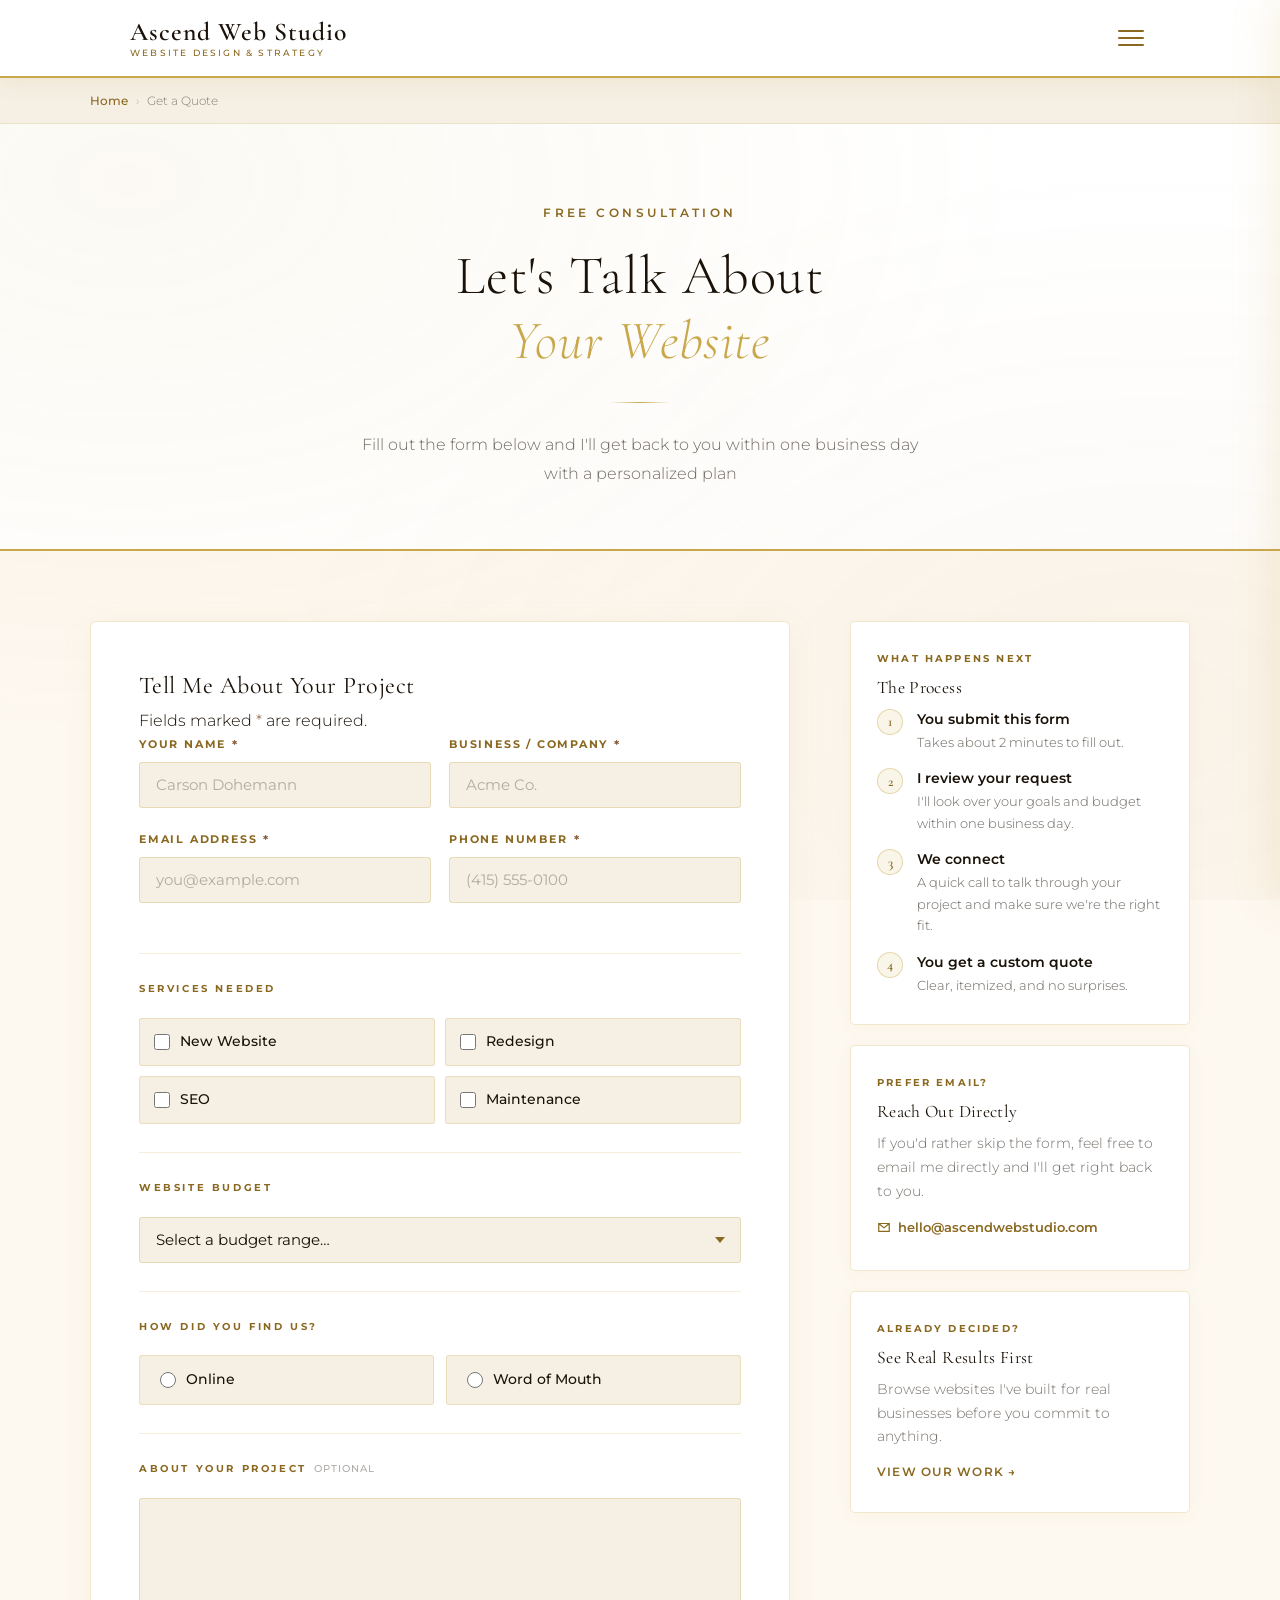
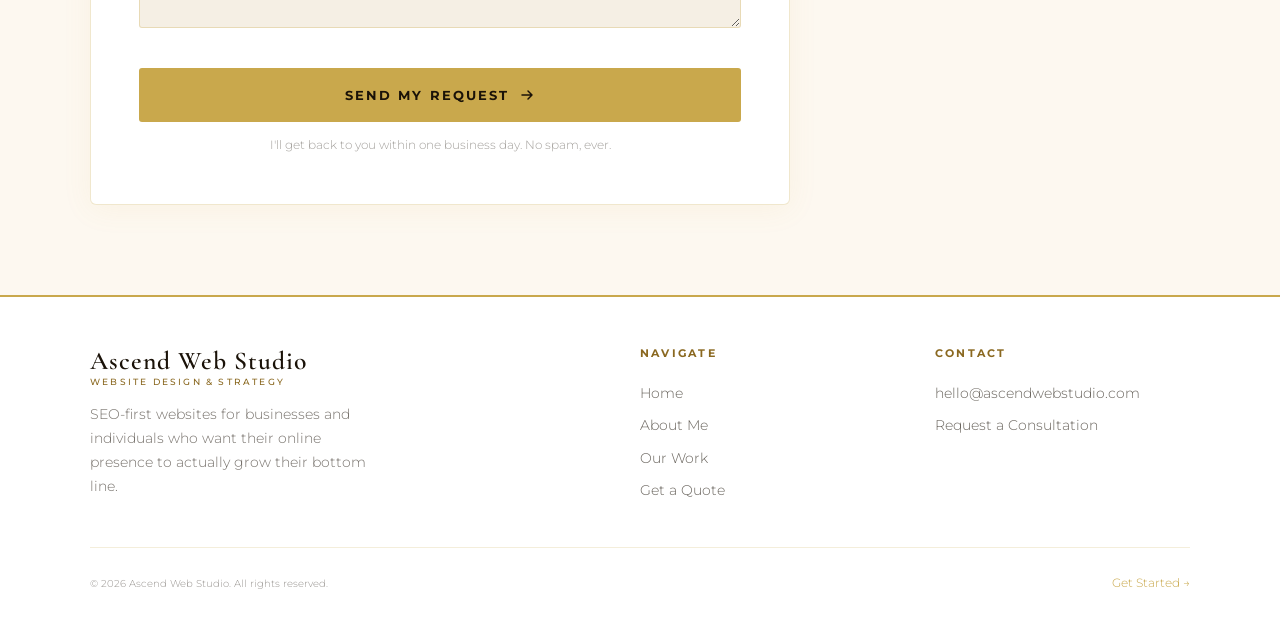
<file: quote.html>
<!DOCTYPE html>
<html lang="en">
<head>
  <meta charset="UTF-8" />
  <meta name="viewport" content="width=device-width, initial-scale=1.0" />

  <!-- ══ Primary SEO ══ -->
  <title>Get a Free Quote | Ascend Web Studio</title>
  <meta name="description" content="Ready to grow your business online? Request a free website quote from Ascend Web Studio. SEO-first design and development tailored to your budget and goals." />
  <meta name="keywords" content="get a website quote, web design quote, free website consultation, SEO website pricing, Marin County web designer quote" />
  <meta name="robots" content="index, follow" />
  <link rel="canonical" href="https://ascendwebstudio.com/quote.html" />
  <meta name="author" content="Ascend Web Studio" />

  <!-- ══ Open Graph ══ -->
  <meta property="og:type" content="website" />
  <meta property="og:url" content="https://ascendwebstudio.com/quote.html" />
  <meta property="og:title" content="Get a Free Quote | Ascend Web Studio" />
  <meta property="og:description" content="Tell us about your project and we'll put together a custom website quote — no obligation, no pressure." />
  <meta property="og:image" content="https://ascendwebstudio.com/og-image.jpg" />
  <meta property="og:locale" content="en_US" />
  <meta property="og:site_name" content="Ascend Web Studio" />

  <!-- ══ Twitter / X Card ══ -->
  <meta name="twitter:card" content="summary_large_image" />
  <meta name="twitter:title" content="Get a Free Quote | Ascend Web Studio" />
  <meta name="twitter:description" content="Tell us about your project and get a custom website quote — no obligation." />
  <meta name="twitter:image" content="https://ascendwebstudio.com/og-image.jpg" />

  <!-- ══ Mobile & PWA ══ -->
  <meta name="theme-color" content="#c9a84c" />
  <meta name="apple-mobile-web-app-capable" content="yes" />
  <meta name="apple-mobile-web-app-title" content="Ascend Web Studio" />

  <!-- ══ Fonts ══ -->
  <link rel="preconnect" href="https://fonts.googleapis.com" />
  <link rel="preconnect" href="https://fonts.gstatic.com" crossorigin />
  <link href="https://fonts.googleapis.com/css2?family=Cormorant+Garamond:ital,wght@0,300;0,400;0,600;1,300;1,400&family=Montserrat:wght@300;400;500;600;700&display=swap" rel="stylesheet" />

  <link rel="stylesheet" href="style.css" />

  <!-- ══ Structured Data: ContactPage ══ -->
  <script type="application/ld+json">
  {
    "@context": "https://schema.org",
    "@type": "ContactPage",
    "name": "Get a Free Quote — Ascend Web Studio",
    "description": "Request a free custom website quote from Ascend Web Studio.",
    "url": "https://ascendwebstudio.com/quote.html",
    "mainEntity": {
      "@type": "ProfessionalService",
      "name": "Ascend Web Studio",
      "url": "https://ascendwebstudio.com",
      "email": "hello@ascendwebstudio.com",
      "areaServed": "California"
    }
  }
  </script>

  <!-- ══ Breadcrumb Schema ══ -->
  <script type="application/ld+json">
  {
    "@context": "https://schema.org",
    "@type": "BreadcrumbList",
    "itemListElement": [
      {
        "@type": "ListItem",
        "position": 1,
        "name": "Home",
        "item": "https://ascendwebstudio.com/"
      },
      {
        "@type": "ListItem",
        "position": 2,
        "name": "Get a Quote",
        "item": "https://ascendwebstudio.com/quote.html"
      }
    ]
  }
  </script>

  <style>
    /* ══════════════════════════════════════════
       QUOTE PAGE — white & gold dominant (matches references)
       ══════════════════════════════════════════ */

    body {
      background: var(--cream);
      color: var(--dark-text);
    }

    body::before {
      background:
        radial-gradient(ellipse at 10% 20%, rgba(201,168,76,0.07) 0%, transparent 55%),
        radial-gradient(ellipse at 90% 80%, rgba(196,145,90,0.05) 0%, transparent 55%);
    }

    /* ── Breadcrumb ── */
    .breadcrumb {
      background: var(--off-white);
      border-bottom: 1px solid rgba(201,168,76,0.2);
      padding: 12px 40px;
      position: relative;
      z-index: 1;
    }
    .breadcrumb-inner {
      max-width: var(--max-width);
      margin: 0 auto;
      display: flex;
      align-items: center;
      gap: 8px;
      font-size: 0.78rem;
      color: rgba(26,18,8,0.5);
      font-family: var(--font-body);
    }
    .breadcrumb-inner a { color: var(--gold-dark); font-weight: 500; }
    .breadcrumb-inner a:hover { color: var(--gold); }
    .breadcrumb-sep { color: rgba(26,18,8,0.3); }

    /* ── Page Hero ── */
    .quote-hero {
      background: var(--header-bg);
      border-bottom: 2px solid var(--gold);
      padding: 80px 40px 60px;
      text-align: center;
    }
    .quote-hero .hero-eyebrow { color: var(--gold-dark); }
    .quote-hero h1 {
      color: var(--dark-text);
      font-size: clamp(2.2rem, 4.5vw, 3.4rem);
      margin-bottom: 14px;
    }
    .quote-hero h1 em { font-style: italic; color: var(--gold); }
    .quote-hero .hero-divider {
      background: linear-gradient(to right, transparent, var(--gold), transparent);
    }
    .quote-hero p {
      color: rgba(26,18,8,0.62);
      max-width: 560px;
      margin: 0 auto;
    }

    /* ── Two-column layout ── */
    .quote-body {
      padding: 70px 40px 90px;
      position: relative;
      z-index: 1;
    }
    .quote-layout {
      max-width: var(--max-width);
      margin: 0 auto;
      display: grid;
      grid-template-columns: 1fr 340px;
      gap: 60px;
      align-items: start;
    }

    /* ── Form card ── */
    .form-card {
      background: #ffffff;
      border: 1px solid rgba(201,168,76,0.28);
      border-radius: 6px;
      padding: 50px 48px;
      box-shadow: 0 4px 30px rgba(201,168,76,0.08);
    }

    .form-card h2 {
      font-family: var(--font-display);
      font-size: 1.5rem;
      font-weight: 400;
      color: var(--dark-text);
      margin-bottom: 6px;
    }
    .form-card > p {
      color: rgba(26,18,8,0.55);
      font-size: 0.88rem;
      margin-bottom: 36px;
    }

    /* Field groups */
    .field-group {
      margin-bottom: 22px;
    }
    .field-group label {
      display: flex;
      align-items: center;
      gap: 6px;
      font-size: 0.7rem;
      font-weight: 700;
      letter-spacing: 0.16em;
      text-transform: uppercase;
      color: var(--gold-dark);
      margin-bottom: 8px;
    }
    .required-star {
      color: var(--copper);
      font-size: 0.75rem;
      line-height: 1;
    }
    .optional-tag {
      font-size: 0.6rem;
      font-weight: 500;
      letter-spacing: 0.1em;
      color: rgba(26,18,8,0.35);
      text-transform: uppercase;
      margin-left: 2px;
    }

    /* Inputs */
    .field-group input,
    .field-group textarea,
    .field-group select {
      width: 100%;
      background: var(--off-white);
      border: 1.5px solid rgba(201,168,76,0.3);
      border-radius: 3px;
      padding: 13px 16px;
      color: var(--dark-text);
      font-family: var(--font-body);
      font-size: 0.93rem;
      font-weight: 400;
      transition: border-color 0.25s ease, background 0.25s ease, box-shadow 0.25s ease;
      outline: none;
      -webkit-appearance: none;
      appearance: none;
    }
    .field-group input::placeholder,
    .field-group textarea::placeholder {
      color: rgba(26,18,8,0.3);
    }
    .field-group input:focus,
    .field-group textarea:focus,
    .field-group select:focus {
      border-color: var(--gold);
      background: #fff;
      box-shadow: 0 0 0 3px rgba(201,168,76,0.12);
    }
    .field-group input:invalid:not(:placeholder-shown),
    .field-group textarea:invalid:not(:placeholder-shown) {
      border-color: var(--copper);
    }
    .field-group textarea {
      min-height: 130px;
      resize: vertical;
      line-height: 1.7;
    }

    /* Select custom arrow */
    .select-wrapper {
      position: relative;
    }
    .select-wrapper::after {
      content: '';
      position: absolute;
      right: 16px;
      top: 50%;
      transform: translateY(-50%);
      width: 0;
      height: 0;
      border-left: 5px solid transparent;
      border-right: 5px solid transparent;
      border-top: 6px solid var(--gold-dark);
      pointer-events: none;
    }
    .select-wrapper select {
      padding-right: 40px;
      cursor: pointer;
    }
    .select-wrapper select option {
      background: #fff;
      color: var(--dark-text);
    }

    /* Two-col row */
    .field-row {
      display: grid;
      grid-template-columns: 1fr 1fr;
      gap: 18px;
    }

    /* Section divider inside form */
    .form-section-label {
      font-family: var(--font-body);
      font-size: 0.65rem;
      font-weight: 700;
      letter-spacing: 0.25em;
      text-transform: uppercase;
      color: var(--gold-dark);
      border-top: 1px solid rgba(201,168,76,0.2);
      padding-top: 26px;
      margin: 28px 0 20px;
      display: block;
    }

    /* Checkboxes */
    .checkbox-grid {
      display: grid;
      grid-template-columns: 1fr 1fr;
      gap: 10px;
    }
    .checkbox-item {
      display: flex;
      align-items: center;
      gap: 10px;
      cursor: pointer;
      padding: 11px 14px;
      border: 1.5px solid rgba(201,168,76,0.25);
      border-radius: 3px;
      background: var(--off-white);
      transition: border-color 0.2s ease, background 0.2s ease;
      min-height: 48px; /* touch target */
      user-select: none;
    }
    .checkbox-item:hover {
      border-color: var(--gold);
      background: rgba(201,168,76,0.05);
    }
    .checkbox-item input[type="checkbox"] {
      width: 16px;
      height: 16px;
      min-width: 16px;
      accent-color: var(--gold);
      cursor: pointer;
      margin: 0;
      padding: 0;
      border: none;
      background: none;
      box-shadow: none;
      flex-shrink: 0;
    }
    .checkbox-item input[type="checkbox"]:focus-visible {
      outline: 3px solid var(--gold);
      outline-offset: 2px;
    }
    .checkbox-item:has(input:checked) {
      border-color: var(--gold);
      background: rgba(201,168,76,0.08);
    }
    .checkbox-label {
      font-size: 0.86rem;
      font-weight: 500;
      color: var(--dark-text);
      line-height: 1.3;
    }

    /* Radio buttons (how did you find us) */
    .radio-group {
      display: flex;
      gap: 12px;
      flex-wrap: wrap;
    }
    .radio-item {
      display: flex;
      align-items: center;
      gap: 10px;
      cursor: pointer;
      padding: 12px 20px;
      border: 1.5px solid rgba(201,168,76,0.25);
      border-radius: 3px;
      background: var(--off-white);
      transition: border-color 0.2s ease, background 0.2s ease;
      min-height: 48px;
      flex: 1;
      min-width: 140px;
      user-select: none;
    }
    .radio-item:hover {
      border-color: var(--gold);
      background: rgba(201,168,76,0.05);
    }
    .radio-item input[type="radio"] {
      width: 16px;
      height: 16px;
      min-width: 16px;
      accent-color: var(--gold);
      cursor: pointer;
      margin: 0;
      padding: 0;
      border: none;
      background: none;
      box-shadow: none;
      flex-shrink: 0;
    }
    .radio-item input[type="radio"]:focus-visible {
      outline: 3px solid var(--gold);
      outline-offset: 2px;
    }
    .radio-item:has(input:checked) {
      border-color: var(--gold);
      background: rgba(201,168,76,0.08);
    }
    .radio-label {
      font-size: 0.88rem;
      font-weight: 500;
      color: var(--dark-text);
    }

    /* Submit button */
    .submit-btn {
      width: 100%;
      margin-top: 32px;
      background: var(--gold);
      color: var(--dark-text);
      border: none;
      border-radius: 3px;
      padding: 18px 32px;
      font-family: var(--font-body);
      font-size: 0.82rem;
      font-weight: 700;
      letter-spacing: 0.16em;
      text-transform: uppercase;
      cursor: pointer;
      min-height: 54px;
      transition: background 0.25s ease, transform 0.2s ease, box-shadow 0.25s ease;
      display: flex;
      align-items: center;
      justify-content: center;
      gap: 10px;
    }
    .submit-btn:hover {
      background: var(--gold-dark);
      color: #fff;
      transform: translateY(-2px);
      box-shadow: 0 8px 28px rgba(201,168,76,0.28);
    }
    .submit-btn:focus-visible {
      outline: 3px solid var(--gold-dark);
      outline-offset: 3px;
    }
    .submit-btn:active { transform: translateY(0); }
    .submit-btn svg {
      width: 16px;
      height: 16px;
      transition: transform 0.2s ease;
    }
    .submit-btn:hover svg { transform: translateX(3px); }

    .form-note {
      text-align: center;
      font-size: 0.75rem;
      color: rgba(26,18,8,0.4);
      margin-top: 14px;
      line-height: 1.5;
    }

    /* ── Thank-you state ── */
    .thankyou-panel {
      display: none;
      text-align: center;
      padding: 20px 10px 10px;
    }
    .thankyou-panel.visible { display: block; }

    .thankyou-icon {
      width: 68px;
      height: 68px;
      border-radius: 50%;
      background: rgba(201,168,76,0.12);
      border: 2px solid var(--gold);
      display: flex;
      align-items: center;
      justify-content: center;
      margin: 0 auto 22px;
      font-size: 1.8rem;
    }
    .thankyou-panel h2 {
      font-family: var(--font-display);
      font-size: 2rem;
      font-weight: 400;
      color: var(--dark-text);
      margin-bottom: 12px;
    }
    .thankyou-panel h2 em { font-style: italic; color: var(--gold); }
    .thankyou-panel p {
      color: rgba(26,18,8,0.6);
      font-size: 0.95rem;
      max-width: 400px;
      margin: 0 auto 28px;
      line-height: 1.8;
    }
    .thankyou-actions {
      display: flex;
      gap: 14px;
      justify-content: center;
      flex-wrap: wrap;
    }

    /* ── Sidebar ── */
    .quote-sidebar {
      display: flex;
      flex-direction: column;
      gap: 20px;
      position: sticky;
      top: 100px;
    }

    .q-sidebar-card {
      background: #ffffff;
      border: 1px solid rgba(201,168,76,0.28);
      border-radius: 5px;
      padding: 28px 26px;
      box-shadow: 0 2px 16px rgba(201,168,76,0.06);
      transition: border-color 0.3s ease;
    }
    .q-sidebar-card:hover { border-color: rgba(201,168,76,0.5); }

    .q-sidebar-label {
      font-family: var(--font-body);
      font-size: 0.62rem;
      font-weight: 700;
      letter-spacing: 0.22em;
      text-transform: uppercase;
      color: var(--gold-dark);
      display: block;
      margin-bottom: 10px;
    }
    .q-sidebar-card h3 {
      font-family: var(--font-display);
      font-size: 1.1rem;
      font-weight: 400;
      color: var(--dark-text);
      margin-bottom: 10px;
    }
    .q-sidebar-card p {
      font-size: 0.85rem;
      color: rgba(26,18,8,0.6);
      line-height: 1.75;
    }

    .q-sidebar-card a.sidebar-email {
      display: inline-flex;
      align-items: center;
      gap: 7px;
      font-size: 0.82rem;
      font-weight: 600;
      color: var(--gold-dark);
      margin-top: 12px;
      transition: color 0.2s ease;
    }
    .q-sidebar-card a.sidebar-email:hover { color: var(--gold); }

    /* Process steps */
    .process-steps {
      display: flex;
      flex-direction: column;
      gap: 14px;
      margin-top: 4px;
    }
    .process-step {
      display: flex;
      gap: 14px;
      align-items: flex-start;
    }
    .step-num {
      width: 26px;
      height: 26px;
      border-radius: 50%;
      background: rgba(201,168,76,0.12);
      border: 1px solid rgba(201,168,76,0.4);
      display: flex;
      align-items: center;
      justify-content: center;
      font-family: var(--font-display);
      font-size: 0.85rem;
      font-weight: 600;
      color: var(--gold-dark);
      flex-shrink: 0;
      margin-top: 1px;
    }
    .step-text {
      font-size: 0.84rem;
      color: rgba(26,18,8,0.65);
      line-height: 1.6;
    }
    .step-text strong {
      display: block;
      color: var(--dark-text);
      font-weight: 600;
      font-size: 0.86rem;
      margin-bottom: 2px;
    }

    /* Footer on white pages */
    footer { background: var(--header-bg); }

    /* ── Responsive ── */
    @media (max-width: 960px) {
      .quote-layout {
        grid-template-columns: 1fr;
        gap: 40px;
      }
      .quote-sidebar {
        position: static;
        flex-direction: row;
        flex-wrap: wrap;
      }
      .q-sidebar-card { flex: 1 1 240px; }
    }

    @media (max-width: 600px) {
      .quote-body { padding: 40px 16px 60px; }
      .quote-hero { padding: 60px 20px 50px; }
      .breadcrumb { padding: 10px 20px; }
      .form-card { padding: 30px 22px; }
      .field-row { grid-template-columns: 1fr; gap: 0; }
      .checkbox-grid { grid-template-columns: 1fr; }
      .quote-sidebar { flex-direction: column; }
    }
  </style>
</head>

<body>

  <a href="#main-content" class="skip-link">Skip to main content</a>

  <!-- ══════════════════ HEADER ══════════════════ -->
  <header role="banner">
    <div class="header-inner">
      <a href="index.html" class="logo" aria-label="Ascend Web Studio — Go to homepage">
        Ascend Web Studio
        <span>Website Design &amp; Strategy</span>
      </a>
      <button
        class="hamburger"
        id="hamburger"
        aria-label="Open navigation menu"
        aria-expanded="false"
        aria-controls="navDropdown">
        <span class="bar" aria-hidden="true"></span>
        <span class="bar" aria-hidden="true"></span>
        <span class="bar" aria-hidden="true"></span>
      </button>
    </div>
  </header>

  <div class="nav-overlay" id="navOverlay" aria-hidden="true"></div>
  <nav class="nav-dropdown" id="navDropdown" aria-label="Primary navigation" aria-hidden="true">
    <a href="index.html">Home</a>
    <a href="about.html">About Me</a>
    <a href="references.html">Our Work</a>
    <a href="quote.html" class="nav-cta" aria-current="page">Get a Quote</a>
  </nav>

  <!-- ══════════════════ MAIN ══════════════════ -->
  <main id="main-content">

    <!-- Breadcrumb -->
    <nav class="breadcrumb" aria-label="Breadcrumb">
      <div class="breadcrumb-inner">
        <a href="index.html">Home</a>
        <span class="breadcrumb-sep" aria-hidden="true">›</span>
        <span aria-current="page">Get a Quote</span>
      </div>
    </nav>

    <!-- Hero -->
    <section class="quote-hero" aria-labelledby="quote-page-heading">
      <span class="hero-eyebrow reveal">Free Consultation</span>
      <h1 class="reveal" id="quote-page-heading">
        Let's Talk About<br><em>Your Website</em>
      </h1>
      <div class="hero-divider reveal" aria-hidden="true"></div>
      <p class="reveal">
        Fill out the form below and I'll get back to you within one business day
        with a personalized plan
      </p>
    </section>

    <!-- Form + Sidebar -->
    <section class="quote-body" aria-labelledby="form-heading">
      <div class="quote-layout">

        <!-- ── FORM CARD ── -->
        <div class="form-card reveal">

          <!-- Form -->
          <div id="formWrapper">
            <h2 id="form-heading">Tell Me About Your Project</h2>
            <p>Fields marked <span style="color:var(--copper);">*</span> are required.</p>

            <form id="quoteForm" novalidate aria-label="Quote request form">

              <!-- Name + Business -->
              <div class="field-row">
                <div class="field-group">
                  <label for="fname">
                    Your Name <span class="required-star" aria-hidden="true">*</span>
                  </label>
                  <input
                    type="text"
                    id="fname"
                    name="name"
                    placeholder="Carson Dohemann"
                    required
                    autocomplete="name"
                    aria-required="true" />
                </div>
                <div class="field-group">
                  <label for="business">
                    Business / Company <span class="required-star" aria-hidden="true">*</span>
                  </label>
                  <input
                    type="text"
                    id="business"
                    name="business"
                    placeholder="Acme Co."
                    required
                    autocomplete="organization"
                    aria-required="true" />
                </div>
              </div>

              <!-- Email + Phone -->
              <div class="field-row">
                <div class="field-group">
                  <label for="email">
                    Email Address <span class="required-star" aria-hidden="true">*</span>
                  </label>
                  <input
                    type="email"
                    id="email"
                    name="email"
                    placeholder="you@example.com"
                    required
                    autocomplete="email"
                    aria-required="true" />
                </div>
                <div class="field-group">
                  <label for="phone">
                    Phone Number <span class="required-star" aria-hidden="true">*</span>
                  </label>
                  <input
                    type="tel"
                    id="phone"
                    name="phone"
                    placeholder="(415) 555-0100"
                    required
                    autocomplete="tel"
                    aria-required="true" />
                </div>
              </div>

              <!-- Services -->
              <span class="form-section-label" id="services-label">Services Needed</span>
              <fieldset style="border:none;padding:0;margin:0;" aria-labelledby="services-label">
                <legend class="sr-only">Select the services you're interested in</legend>
                <div class="checkbox-grid">
                  <label class="checkbox-item">
                    <input type="checkbox" name="services" value="New Website" />
                    <span class="checkbox-label">New Website</span>
                  </label>
                  <label class="checkbox-item">
                    <input type="checkbox" name="services" value="Redesign" />
                    <span class="checkbox-label">Redesign</span>
                  </label>
                  <label class="checkbox-item">
                    <input type="checkbox" name="services" value="SEO" />
                    <span class="checkbox-label">SEO</span>
                  </label>
                  <label class="checkbox-item">
                    <input type="checkbox" name="services" value="Maintenance" />
                    <span class="checkbox-label">Maintenance</span>
                  </label>
                </div>
              </fieldset>

              <!-- Budget -->
              <span class="form-section-label" id="budget-label">Website Budget</span>
              <div class="field-group" style="margin-bottom:0;">
                <label for="budget" class="sr-only">Select your budget range</label>
                <div class="select-wrapper">
                  <select id="budget" name="budget" aria-labelledby="budget-label" required aria-required="true">
                    <option value="" disabled selected>Select a budget range…</option>
                    <option value="0-2000">$0 – $2,000</option>
                    <option value="2000-4000">$2,000 – $4,000</option>
                    <option value="4000-6000">$4,000 – $6,000</option>
                    <option value="6000-10000">$6,000 – $10,000</option>
                    <option value="10000+">$10,000+</option>
                  </select>
                </div>
              </div>

              <!-- How did you find us -->
              <span class="form-section-label" id="referral-label">How Did You Find Us?</span>
              <fieldset style="border:none;padding:0;margin:0;" aria-labelledby="referral-label">
                <legend class="sr-only">How did you find Ascend Web Studio?</legend>
                <div class="radio-group">
                  <label class="radio-item">
                    <input type="radio" name="referral" value="Online" required aria-required="true" />
                    <span class="radio-label">Online</span>
                  </label>
                  <label class="radio-item">
                    <input type="radio" name="referral" value="Word of Mouth" />
                    <span class="radio-label">Word of Mouth</span>
                  </label>
                </div>
              </fieldset>

              <!-- Project details (optional) -->
              <span class="form-section-label">About Your Project <span class="optional-tag">Optional</span></span>
              <div class="field-group" style="margin-bottom:0;">
                <label for="project" class="sr-only">Tell us about your project</label>
                <textarea
                  id="project"
                  name="project"
                  placeholder="Tell me a little about your business, what you're looking for, and any goals or ideas you have in mind…"
                  aria-label="Project details (optional)">
                </textarea>
              </div>

              <!-- Error message -->
              <div id="formError" role="alert" aria-live="polite" style="display:none; margin-top:16px; padding:12px 16px; background:rgba(139,94,60,0.08); border:1px solid rgba(139,94,60,0.3); border-radius:3px; font-size:0.85rem; color:var(--copper-dark);"></div>

              <!-- Submit -->
              <button type="submit" class="submit-btn">
                Send My Request
                <svg viewBox="0 0 16 16" fill="none" xmlns="http://www.w3.org/2000/svg" aria-hidden="true">
                  <path d="M3 8h10M9 4l4 4-4 4" stroke="currentColor" stroke-width="1.5" stroke-linecap="round" stroke-linejoin="round"/>
                </svg>
              </button>
              <p class="form-note">I'll get back to you within one business day. No spam, ever.</p>

            </form>
          </div>

          <!-- Thank-you panel (hidden until submit) -->
          <div class="thankyou-panel" id="thankYouPanel" aria-live="polite">
            <div class="thankyou-icon" aria-hidden="true">✓</div>
            <h2>Thank You,<br><em id="thankYouName">Friend!</em></h2>
            <p>
              Your request came through perfectly. I'll review your project details
              and reach out within one business day to talk next steps.
            </p>
            <div class="thankyou-actions">
              <a href="references.html" class="btn btn-gold">See Our Work</a>
              <a href="index.html" class="btn btn-outline" style="color:var(--gold-dark); border-color:var(--gold-dark);">Back to Home</a>
            </div>
          </div>

        </div>

        <!-- ── SIDEBAR ── -->
        <aside class="quote-sidebar" aria-label="What to expect after submitting">

          <div class="q-sidebar-card reveal">
            <span class="q-sidebar-label">What Happens Next</span>
            <h3>The Process</h3>
            <div class="process-steps">
              <div class="process-step">
                <span class="step-num" aria-hidden="true">1</span>
                <div class="step-text">
                  <strong>You submit this form</strong>
                  Takes about 2 minutes to fill out.
                </div>
              </div>
              <div class="process-step">
                <span class="step-num" aria-hidden="true">2</span>
                <div class="step-text">
                  <strong>I review your request</strong>
                  I'll look over your goals and budget within one business day.
                </div>
              </div>
              <div class="process-step">
                <span class="step-num" aria-hidden="true">3</span>
                <div class="step-text">
                  <strong>We connect</strong>
                  A quick call to talk through your project and make sure we're the right fit.
                </div>
              </div>
              <div class="process-step">
                <span class="step-num" aria-hidden="true">4</span>
                <div class="step-text">
                  <strong>You get a custom quote</strong>
                  Clear, itemized, and no surprises.
                </div>
              </div>
            </div>
          </div>

          <div class="q-sidebar-card reveal">
            <span class="q-sidebar-label">Prefer Email?</span>
            <h3>Reach Out Directly</h3>
            <p>If you'd rather skip the form, feel free to email me directly and I'll get right back to you.</p>
            <a href="mailto:hello@ascendwebstudio.com" class="sidebar-email">
              <svg width="14" height="14" viewBox="0 0 16 16" fill="none" xmlns="http://www.w3.org/2000/svg" aria-hidden="true">
                <path d="M2 4l6 5 6-5M2 4h12v9H2V4z" stroke="currentColor" stroke-width="1.4" stroke-linecap="round" stroke-linejoin="round"/>
              </svg>
              hello@ascendwebstudio.com
            </a>
          </div>

          <div class="q-sidebar-card reveal">
            <span class="q-sidebar-label">Already Decided?</span>
            <h3>See Real Results First</h3>
            <p>Browse websites I've built for real businesses before you commit to anything.</p>
            <a href="references.html" style="display:inline-flex;align-items:center;gap:6px;font-size:0.78rem;font-weight:600;letter-spacing:0.1em;text-transform:uppercase;color:var(--gold-dark);margin-top:12px;transition:gap 0.2s ease;">
              View our work →
            </a>
          </div>

        </aside>

      </div>
    </section>

  </main>

  <!-- ══════════════════ FOOTER ══════════════════ -->
  <footer role="contentinfo">
    <div class="footer-inner">
      <div class="footer-brand">
        <a href="index.html" class="logo" aria-label="Ascend Web Studio — Home">
          Ascend Web Studio
          <span>Website Design &amp; Strategy</span>
        </a>
        <p>
          SEO-first websites for businesses and individuals who want their
          online presence to actually grow their bottom line.
        </p>
      </div>
      <nav class="footer-col" aria-label="Footer site links">
        <h4>Navigate</h4>
        <a href="index.html">Home</a>
        <a href="about.html">About Me</a>
        <a href="references.html">Our Work</a>
        <a href="quote.html" aria-current="page">Get a Quote</a>
      </nav>
      <div class="footer-col">
        <h4>Contact</h4>
        <a href="mailto:hello@ascendwebstudio.com">hello@ascendwebstudio.com</a>
        <a href="quote.html">Request a Consultation</a>
      </div>
    </div>
    <div class="footer-bottom">
      <p><small>&copy; 2026 Ascend Web Studio. All rights reserved.</small></p>
      <a href="quote.html">Get Started →</a>
    </div>
  </footer>

  <!-- ══════════════════ SCRIPTS ══════════════════ -->
  <script>
    const prefersReduced = window.matchMedia('(prefers-reduced-motion: reduce)').matches;

    // ── Nav ──
    const hamburger = document.getElementById('hamburger');
    const navDropdown = document.getElementById('navDropdown');
    const navOverlay = document.getElementById('navOverlay');

    function toggleNav(open) {
      hamburger.classList.toggle('open', open);
      hamburger.setAttribute('aria-expanded', String(open));
      navDropdown.classList.toggle('open', open);
      navDropdown.setAttribute('aria-hidden', String(!open));
      navOverlay.setAttribute('aria-hidden', String(!open));
      navOverlay.classList.toggle('open', open);
      document.body.style.overflow = open ? 'hidden' : '';
      if (open) { const f = navDropdown.querySelector('a'); if (f) f.focus(); }
      else { hamburger.focus(); }
    }
    hamburger.addEventListener('click', () => toggleNav(!hamburger.classList.contains('open')));
    navOverlay.addEventListener('click', () => toggleNav(false));
    document.addEventListener('keydown', (e) => { if (e.key === 'Escape') toggleNav(false); });
    navDropdown.addEventListener('keydown', (e) => {
      if (e.key !== 'Tab') return;
      const links = Array.from(navDropdown.querySelectorAll('a'));
      if (e.shiftKey && document.activeElement === links[0]) { e.preventDefault(); links[links.length-1].focus(); }
      else if (!e.shiftKey && document.activeElement === links[links.length-1]) { e.preventDefault(); links[0].focus(); }
    });

    // ── Form submission ──
    const form = document.getElementById('quoteForm');
    const formWrapper = document.getElementById('formWrapper');
    const thankYouPanel = document.getElementById('thankYouPanel');
    const thankYouName = document.getElementById('thankYouName');
    const formError = document.getElementById('formError');

    function showError(msg) {
      formError.textContent = msg;
      formError.style.display = 'block';
      formError.scrollIntoView({ behavior: 'smooth', block: 'nearest' });
    }
    function hideError() {
      formError.style.display = 'none';
      formError.textContent = '';
    }

    form.addEventListener('submit', (e) => {
      e.preventDefault();
      hideError();

      // Validate required fields
      const name     = form.querySelector('#fname').value.trim();
      const business = form.querySelector('#business').value.trim();
      const email    = form.querySelector('#email').value.trim();
      const phone    = form.querySelector('#phone').value.trim();
      const budget   = form.querySelector('#budget').value;
      const referral = form.querySelector('input[name="referral"]:checked');

      if (!name)     { showError('Please enter your name.'); form.querySelector('#fname').focus(); return; }
      if (!business) { showError('Please enter your business or company name.'); form.querySelector('#business').focus(); return; }
      if (!email || !/^[^\s@]+@[^\s@]+\.[^\s@]+$/.test(email)) { showError('Please enter a valid email address.'); form.querySelector('#email').focus(); return; }
      if (!phone)    { showError('Please enter your phone number.'); form.querySelector('#phone').focus(); return; }
      if (!budget)   { showError('Please select a budget range.'); form.querySelector('#budget').focus(); return; }
      if (!referral) { showError('Please let us know how you found us.'); return; }

      // ── Success ──
      // To connect a real backend later, replace this block with a fetch() POST.
      // Example: fetch('https://formspree.io/f/YOUR_ID', { method:'POST', body: new FormData(form) })

      thankYouName.textContent = name + '!';
      formWrapper.style.display = 'none';
      thankYouPanel.classList.add('visible');
      thankYouPanel.focus();

      // Scroll to top of card
      document.querySelector('.form-card').scrollIntoView({ behavior: 'smooth', block: 'start' });
    });

    // ── Scroll reveal ──
    if (prefersReduced) {
      document.querySelectorAll('.reveal').forEach(el => el.classList.add('visible'));
    } else {
      const observer = new IntersectionObserver((entries) => {
        entries.forEach((entry, i) => {
          if (entry.isIntersecting) {
            setTimeout(() => entry.target.classList.add('visible'), i * 90);
            observer.unobserve(entry.target);
          }
        });
      }, { threshold: 0.08, rootMargin: '0px 0px -40px 0px' });
      document.querySelectorAll('.reveal').forEach(el => observer.observe(el));
    }
  </script>

</body>
</html>
</file>
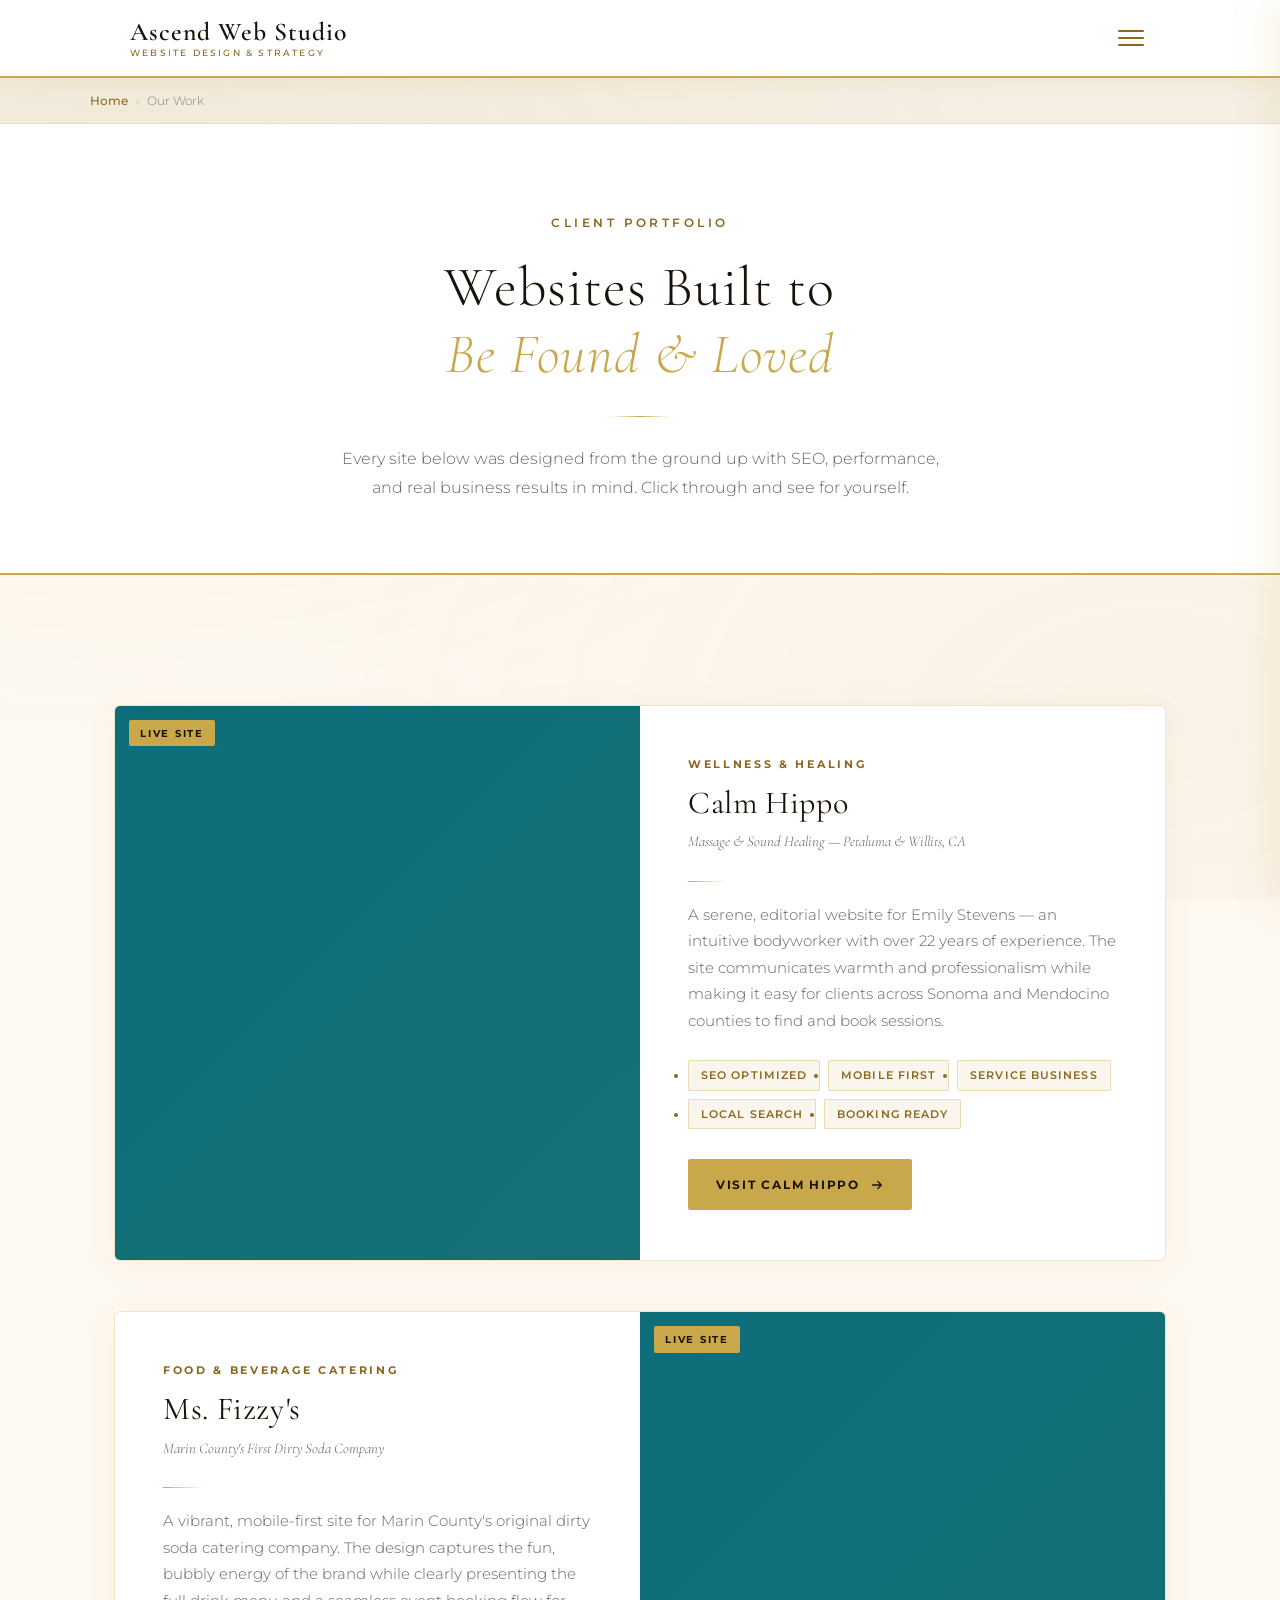
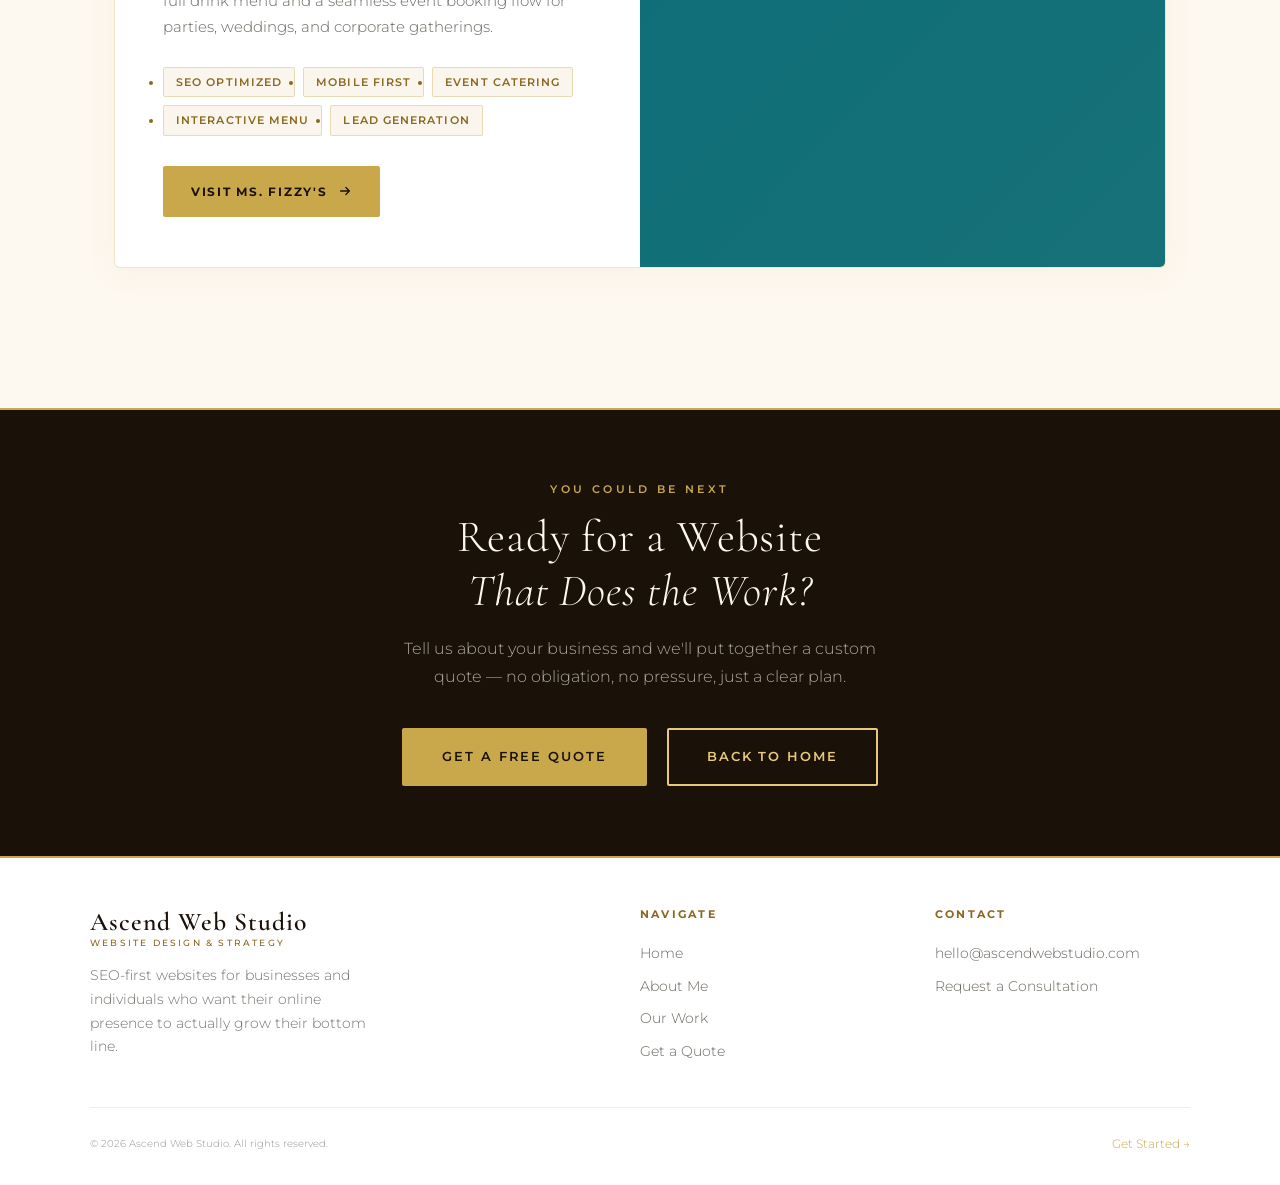
<file: references.html>
<!DOCTYPE html>
<html lang="en">
<head>
  <meta charset="UTF-8" />
  <meta name="viewport" content="width=device-width, initial-scale=1.0" />

  <!-- ══ Primary SEO ══ -->
  <title>Our Work &amp; Portfolio | Ascend Web Studio</title>
  <meta name="description" content="Browse websites designed and built by Ascend Web Studio — SEO-first, mobile-forward sites for real businesses including Calm Hippo and Ms. Fizzy's." />
  <meta name="keywords" content="web design portfolio, SEO website examples, Marin County web designer, small business websites, website references" />
  <meta name="robots" content="index, follow" />
  <link rel="canonical" href="https://ascendwebstudio.com/references.html" />
  <meta name="author" content="Ascend Web Studio" />

  <!-- ══ Open Graph ══ -->
  <meta property="og:type" content="website" />
  <meta property="og:url" content="https://ascendwebstudio.com/references.html" />
  <meta property="og:title" content="Our Work &amp; Portfolio | Ascend Web Studio" />
  <meta property="og:description" content="Browse real websites built by Ascend Web Studio — SEO-first design that drives traffic and grows businesses." />
  <meta property="og:image" content="https://ascendwebstudio.com/og-image.jpg" />
  <meta property="og:locale" content="en_US" />
  <meta property="og:site_name" content="Ascend Web Studio" />

  <!-- ══ Twitter / X Card ══ -->
  <meta name="twitter:card" content="summary_large_image" />
  <meta name="twitter:title" content="Our Work &amp; Portfolio | Ascend Web Studio" />
  <meta name="twitter:description" content="Browse real websites built by Ascend Web Studio — SEO-first design that drives traffic." />
  <meta name="twitter:image" content="https://ascendwebstudio.com/og-image.jpg" />

  <!-- ══ Mobile & PWA ══ -->
  <meta name="theme-color" content="#c9a84c" />
  <meta name="apple-mobile-web-app-capable" content="yes" />
  <meta name="apple-mobile-web-app-title" content="Ascend Web Studio" />

  <!-- ══ Fonts ══ -->
  <link rel="preconnect" href="https://fonts.googleapis.com" />
  <link rel="preconnect" href="https://fonts.gstatic.com" crossorigin />
  <link href="https://fonts.googleapis.com/css2?family=Cormorant+Garamond:ital,wght@0,300;0,400;0,600;1,300;1,400&family=Montserrat:wght@300;400;500;600;700&display=swap" rel="stylesheet" />

  <link rel="stylesheet" href="style.css" />

  <!-- ══ Structured Data: Portfolio ItemList ══ -->
  <script type="application/ld+json">
  {
    "@context": "https://schema.org",
    "@type": "ItemList",
    "name": "Ascend Web Studio — Client Portfolio",
    "description": "Websites designed and built by Ascend Web Studio with SEO-first methodology.",
    "url": "https://ascendwebstudio.com/references.html",
    "itemListElement": [
      {
        "@type": "ListItem",
        "position": 1,
        "name": "Calm Hippo — Massage & Sound Healing",
        "url": "https://calmhippo.net/",
        "description": "SEO-optimized website for Emily Stevens, an intuitive bodyworker serving Petaluma and Willits, CA."
      },
      {
        "@type": "ListItem",
        "position": 2,
        "name": "Ms. Fizzy's — Dirty Soda Catering",
        "url": "https://msfizzys.com/",
        "description": "Vibrant mobile-first website for Marin County's first dirty soda catering company."
      }
    ]
  }
  </script>

  <!-- ══ Breadcrumb Schema ══ -->
  <script type="application/ld+json">
  {
    "@context": "https://schema.org",
    "@type": "BreadcrumbList",
    "itemListElement": [
      {
        "@type": "ListItem",
        "position": 1,
        "name": "Home",
        "item": "https://ascendwebstudio.com/"
      },
      {
        "@type": "ListItem",
        "position": 2,
        "name": "Our Work",
        "item": "https://ascendwebstudio.com/references.html"
      }
    ]
  }
  </script>

  <style>
    /* ── References page: white & gold dominant ── */

    body {
      background: var(--cream);
      color: var(--dark-text);
    }

    body::before {
      background:
        radial-gradient(ellipse at 10% 20%, rgba(201,168,76,0.07) 0%, transparent 55%),
        radial-gradient(ellipse at 90% 80%, rgba(196,145,90,0.05) 0%, transparent 55%);
    }

    /* Page hero */
    .page-hero {
      background: var(--header-bg);
      border-bottom: 2px solid var(--gold);
      padding: 90px 40px 70px;
      text-align: center;
    }

    .page-hero .hero-eyebrow { color: var(--gold-dark); }

    .page-hero h1 {
      color: var(--dark-text);
      font-size: clamp(2.2rem, 4.5vw, 3.5rem);
    }

    .page-hero h1 em {
      font-style: italic;
      color: var(--gold);
    }

    .page-hero .hero-divider {
      background: linear-gradient(to right, transparent, var(--gold), transparent);
    }

    .page-hero p { color: rgba(26,18,8,0.65); max-width: 600px; margin: 0 auto; }

    /* Breadcrumb */
    .breadcrumb {
      background: var(--off-white);
      border-bottom: 1px solid rgba(201,168,76,0.2);
      padding: 12px 40px;
    }

    .breadcrumb-inner {
      max-width: var(--max-width);
      margin: 0 auto;
      display: flex;
      align-items: center;
      gap: 8px;
      font-size: 0.78rem;
      color: rgba(26,18,8,0.5);
      font-family: var(--font-body);
    }

    .breadcrumb-inner a {
      color: var(--gold-dark);
      font-weight: 500;
    }

    .breadcrumb-inner a:hover { color: var(--gold); }

    .breadcrumb-sep { color: rgba(26,18,8,0.3); }

    /* References section */
    .references-section {
      padding: 70px 40px 90px;
      position: relative;
      z-index: 1;
    }

    /* Feature cards */
    .ref-feature-card {
      background: #ffffff;
      border: 1px solid rgba(201,168,76,0.3);
      border-radius: 6px;
      overflow: hidden;
      margin-bottom: 50px;
      box-shadow: 0 4px 30px rgba(201,168,76,0.08);
      transition: box-shadow 0.3s ease, transform 0.3s ease;
      display: grid;
      grid-template-columns: 1fr 1fr;
    }

    .ref-feature-card:hover {
      box-shadow: 0 14px 55px rgba(201,168,76,0.2);
      transform: translateY(-4px);
    }

    .ref-feature-card:nth-child(even) { direction: rtl; }
    .ref-feature-card:nth-child(even) > * { direction: ltr; }

    /* Preview panel */
    .ref-preview {
      position: relative;
      background: var(--teal-deep);
      min-height: 400px;
      display: flex;
      align-items: stretch;
      overflow: hidden;
    }

    .ref-preview iframe {
      width: 167%;
      height: 167%;
      border: none;
      transform: scale(0.6);
      transform-origin: top left;
      pointer-events: none;
    }

    .ref-preview-overlay {
      position: absolute;
      inset: 0;
      background: linear-gradient(135deg, rgba(13,110,122,0.1), rgba(201,168,76,0.05));
      pointer-events: none;
    }

    .ref-preview-badge {
      position: absolute;
      top: 14px;
      left: 14px;
      background: var(--gold);
      color: var(--dark-text);
      font-family: var(--font-body);
      font-size: 0.62rem;
      font-weight: 700;
      letter-spacing: 0.18em;
      text-transform: uppercase;
      padding: 5px 11px;
      border-radius: 2px;
      z-index: 2;
    }

    /* Info panel */
    .ref-info {
      padding: 50px 48px;
      display: flex;
      flex-direction: column;
      justify-content: center;
    }

    .ref-category {
      font-family: var(--font-body);
      font-size: 0.67rem;
      font-weight: 700;
      letter-spacing: 0.25em;
      text-transform: uppercase;
      color: var(--gold-dark);
      margin-bottom: 10px;
    }

    .ref-info h2 {
      font-family: var(--font-display);
      font-size: clamp(1.6rem, 2.5vw, 2.2rem);
      font-weight: 400;
      color: var(--dark-text);
      margin-bottom: 6px;
      line-height: 1.2;
    }

    .ref-tagline {
      font-family: var(--font-display);
      font-style: italic;
      font-size: 1rem;
      color: var(--gold);
      margin-bottom: 20px;
    }

    .ref-divider {
      width: 40px;
      height: 1px;
      background: linear-gradient(to right, var(--gold), transparent);
      margin-bottom: 20px;
    }

    .ref-info p {
      color: rgba(26,18,8,0.65);
      font-size: 0.92rem;
      line-height: 1.8;
      margin-bottom: 26px;
    }

    /* Tags */
    .ref-tags {
      display: flex;
      flex-wrap: wrap;
      gap: 8px;
      margin-bottom: 30px;
    }

    .ref-tag {
      background: rgba(201,168,76,0.1);
      border: 1px solid rgba(201,168,76,0.35);
      color: var(--gold-dark);
      font-family: var(--font-body);
      font-size: 0.68rem;
      font-weight: 600;
      letter-spacing: 0.1em;
      text-transform: uppercase;
      padding: 5px 12px;
      border-radius: 2px;
    }

    /* Visit button — large touch target (min 48px) */
    .ref-visit-btn {
      display: inline-flex;
      align-items: center;
      gap: 10px;
      background: var(--gold);
      color: var(--dark-text);
      font-family: var(--font-body);
      font-size: 0.78rem;
      font-weight: 700;
      letter-spacing: 0.14em;
      text-transform: uppercase;
      padding: 15px 28px;
      min-height: 48px;
      border-radius: 2px;
      text-decoration: none;
      transition: all 0.3s ease;
      align-self: flex-start;
    }

    .ref-visit-btn:hover,
    .ref-visit-btn:focus-visible {
      background: var(--gold-dark);
      color: #fff;
      transform: translateX(4px);
      outline: 3px solid var(--gold);
      outline-offset: 2px;
    }

    .ref-visit-btn svg {
      width: 14px;
      height: 14px;
      flex-shrink: 0;
      transition: transform 0.3s ease;
    }

    .ref-visit-btn:hover svg { transform: translateX(3px); }

    /* Bottom CTA */
    .ref-cta {
      background: var(--dark-text);
      border-top: 2px solid var(--gold);
      padding: 70px 40px;
      text-align: center;
      position: relative;
      z-index: 1;
    }

    .ref-cta .section-label { color: var(--gold); }
    .ref-cta h2 { color: var(--cream); margin-bottom: 16px; }
    .ref-cta p { color: rgba(253,248,240,0.65); max-width: 520px; margin: 0 auto 36px; }

    /* Footer on white-bg page */
    footer { background: var(--header-bg); }

    /* ── Responsive ── */
    @media (max-width: 900px) {
      .ref-feature-card {
        grid-template-columns: 1fr;
        direction: ltr;
      }
      .ref-feature-card:nth-child(even) { direction: ltr; }
      .ref-preview { min-height: 260px; }
      .ref-info { padding: 36px 28px; }
      .breadcrumb { padding: 10px 20px; }
    }

    @media (max-width: 600px) {
      .references-section { padding: 40px 16px 60px; }
      .page-hero { padding: 60px 20px 50px; }
      .ref-cta { padding: 50px 20px; }
      .ref-info { padding: 28px 20px; }
    }
  </style>
</head>

<body>

  <a href="#main-content" class="skip-link">Skip to main content</a>

  <!-- ══════════════════ HEADER ══════════════════ -->
  <header role="banner">
    <div class="header-inner">
      <a href="index.html" class="logo" aria-label="Ascend Web Studio — Go to homepage">
        Ascend Web Studio
        <span>Website Design &amp; Strategy</span>
      </a>
      <button
        class="hamburger"
        id="hamburger"
        aria-label="Open navigation menu"
        aria-expanded="false"
        aria-controls="navDropdown">
        <span class="bar" aria-hidden="true"></span>
        <span class="bar" aria-hidden="true"></span>
        <span class="bar" aria-hidden="true"></span>
      </button>
    </div>
  </header>

  <div class="nav-overlay" id="navOverlay" aria-hidden="true"></div>
  <nav class="nav-dropdown" id="navDropdown" aria-label="Primary navigation" aria-hidden="true">
    <a href="index.html">Home</a>
    <a href="about.html">About Me</a>
    <a href="references.html" aria-current="page">Our Work</a>
    <a href="quote.html" class="nav-cta">Get a Quote</a>
  </nav>

  <!-- ══════════════════ MAIN ══════════════════ -->
  <main id="main-content">

    <!-- Breadcrumb (semantic + schema) -->
    <nav class="breadcrumb" aria-label="Breadcrumb">
      <div class="breadcrumb-inner">
        <a href="index.html">Home</a>
        <span class="breadcrumb-sep" aria-hidden="true">›</span>
        <span aria-current="page">Our Work</span>
      </div>
    </nav>

    <!-- Page Hero -->
    <section class="page-hero" aria-labelledby="portfolio-heading">
      <span class="hero-eyebrow reveal">Client Portfolio</span>
      <h1 class="reveal" id="portfolio-heading">
        Websites Built to<br><em>Be Found &amp; Loved</em>
      </h1>
      <div class="hero-divider reveal" aria-hidden="true"></div>
      <p class="reveal">
        Every site below was designed from the ground up with SEO, performance,
        and real business results in mind. Click through and see for yourself.
      </p>
    </section>

    <!-- Portfolio Cards -->
    <section class="references-section" aria-labelledby="portfolio-list-heading">
      <h2 class="sr-only" id="portfolio-list-heading">Client websites</h2>
      <div class="container">

        <!-- Card 1: Calm Hippo -->
        <article class="ref-feature-card reveal" aria-labelledby="ref-calmhippo-title">
          <div class="ref-preview" aria-hidden="true">
            <iframe
              src="https://calmhippo.net/"
              title="Preview of Calm Hippo website"
              loading="lazy"
              sandbox="allow-scripts allow-same-origin"
              scrolling="no">
            </iframe>
            <div class="ref-preview-overlay"></div>
            <span class="ref-preview-badge">Live Site</span>
          </div>

          <div class="ref-info">
            <span class="ref-category">Wellness &amp; Healing</span>
            <h2 id="ref-calmhippo-title">Calm Hippo</h2>
            <p class="ref-tagline">Massage &amp; Sound Healing — Petaluma &amp; Willits, CA</p>
            <div class="ref-divider" aria-hidden="true"></div>
            <p>
              A serene, editorial website for Emily Stevens — an intuitive bodyworker
              with over 22 years of experience. The site communicates warmth and
              professionalism while making it easy for clients across Sonoma and
              Mendocino counties to find and book sessions.
            </p>
            <ul class="ref-tags" aria-label="Project highlights">
              <li class="ref-tag">SEO Optimized</li>
              <li class="ref-tag">Mobile First</li>
              <li class="ref-tag">Service Business</li>
              <li class="ref-tag">Local Search</li>
              <li class="ref-tag">Booking Ready</li>
            </ul>
            <a
              href="https://calmhippo.net/"
              target="_blank"
              rel="noopener noreferrer"
              class="ref-visit-btn"
              aria-label="Visit Calm Hippo website — opens in new tab">
              Visit Calm Hippo
              <svg viewBox="0 0 16 16" fill="none" xmlns="http://www.w3.org/2000/svg" aria-hidden="true">
                <path d="M3 8h10M9 4l4 4-4 4" stroke="currentColor" stroke-width="1.5" stroke-linecap="round" stroke-linejoin="round"/>
              </svg>
            </a>
          </div>
        </article>

        <!-- Card 2: Ms. Fizzy's -->
        <article class="ref-feature-card reveal" aria-labelledby="ref-fizzys-title">
          <div class="ref-preview" aria-hidden="true">
            <iframe
              src="https://msfizzys.com/"
              title="Preview of Ms. Fizzy's website"
              loading="lazy"
              sandbox="allow-scripts allow-same-origin"
              scrolling="no">
            </iframe>
            <div class="ref-preview-overlay"></div>
            <span class="ref-preview-badge">Live Site</span>
          </div>

          <div class="ref-info">
            <span class="ref-category">Food &amp; Beverage Catering</span>
            <h2 id="ref-fizzys-title">Ms. Fizzy's</h2>
            <p class="ref-tagline">Marin County's First Dirty Soda Company</p>
            <div class="ref-divider" aria-hidden="true"></div>
            <p>
              A vibrant, mobile-first site for Marin County's original dirty soda
              catering company. The design captures the fun, bubbly energy of the
              brand while clearly presenting the full drink menu and a seamless
              event booking flow for parties, weddings, and corporate gatherings.
            </p>
            <ul class="ref-tags" aria-label="Project highlights">
              <li class="ref-tag">SEO Optimized</li>
              <li class="ref-tag">Mobile First</li>
              <li class="ref-tag">Event Catering</li>
              <li class="ref-tag">Interactive Menu</li>
              <li class="ref-tag">Lead Generation</li>
            </ul>
            <a
              href="https://msfizzys.com/"
              target="_blank"
              rel="noopener noreferrer"
              class="ref-visit-btn"
              aria-label="Visit Ms. Fizzy's website — opens in new tab">
              Visit Ms. Fizzy's
              <svg viewBox="0 0 16 16" fill="none" xmlns="http://www.w3.org/2000/svg" aria-hidden="true">
                <path d="M3 8h10M9 4l4 4-4 4" stroke="currentColor" stroke-width="1.5" stroke-linecap="round" stroke-linejoin="round"/>
              </svg>
            </a>
          </div>
        </article>

      </div>
    </section>

    <!-- Bottom CTA -->
    <section class="ref-cta" aria-labelledby="ref-cta-heading">
      <div class="container">
        <span class="section-label reveal">You Could Be Next</span>
        <h2 class="reveal" id="ref-cta-heading">
          Ready for a Website<br><em>That Does the Work?</em>
        </h2>
        <p class="reveal">
          Tell us about your business and we'll put together a custom quote —
          no obligation, no pressure, just a clear plan.
        </p>
        <div class="cta-group reveal">
          <a href="quote.html" class="btn btn-gold">Get a Free Quote</a>
          <a href="index.html" class="btn btn-outline">Back to Home</a>
        </div>
      </div>
    </section>

  </main>

  <!-- ══════════════════ FOOTER ══════════════════ -->
  <footer role="contentinfo">
    <div class="footer-inner">
      <div class="footer-brand">
        <a href="index.html" class="logo" aria-label="Ascend Web Studio — Home">
          Ascend Web Studio
          <span>Website Design &amp; Strategy</span>
        </a>
        <p>
          SEO-first websites for businesses and individuals who want their
          online presence to actually grow their bottom line.
        </p>
      </div>
      <nav class="footer-col" aria-label="Footer site links">
        <h4>Navigate</h4>
        <a href="index.html">Home</a>
        <a href="about.html">About Me</a>
        <a href="references.html" aria-current="page">Our Work</a>
        <a href="quote.html">Get a Quote</a>
      </nav>
      <div class="footer-col">
        <h4>Contact</h4>
        <a href="mailto:hello@ascendwebstudio.com">hello@ascendwebstudio.com</a>
        <a href="quote.html">Request a Consultation</a>
      </div>
    </div>
    <div class="footer-bottom">
      <p><small>&copy; 2026 Ascend Web Studio. All rights reserved.</small></p>
      <a href="quote.html">Get Started →</a>
    </div>
  </footer>

  <!-- ══════════════════ SCRIPTS ══════════════════ -->
  <script>
    const prefersReduced = window.matchMedia('(prefers-reduced-motion: reduce)').matches;

    const hamburger = document.getElementById('hamburger');
    const navDropdown = document.getElementById('navDropdown');
    const navOverlay = document.getElementById('navOverlay');

    function toggleNav(open) {
      hamburger.classList.toggle('open', open);
      hamburger.setAttribute('aria-expanded', String(open));
      navDropdown.classList.toggle('open', open);
      navDropdown.setAttribute('aria-hidden', String(!open));
      navOverlay.setAttribute('aria-hidden', String(!open));
      navOverlay.classList.toggle('open', open);
      document.body.style.overflow = open ? 'hidden' : '';
      if (open) {
        const firstLink = navDropdown.querySelector('a');
        if (firstLink) firstLink.focus();
      } else {
        hamburger.focus();
      }
    }

    hamburger.addEventListener('click', () => toggleNav(!hamburger.classList.contains('open')));
    navOverlay.addEventListener('click', () => toggleNav(false));
    document.addEventListener('keydown', (e) => { if (e.key === 'Escape') toggleNav(false); });

    navDropdown.addEventListener('keydown', (e) => {
      if (e.key !== 'Tab') return;
      const focusable = Array.from(navDropdown.querySelectorAll('a'));
      const first = focusable[0];
      const last = focusable[focusable.length - 1];
      if (e.shiftKey && document.activeElement === first) {
        e.preventDefault(); last.focus();
      } else if (!e.shiftKey && document.activeElement === last) {
        e.preventDefault(); first.focus();
      }
    });

    if (prefersReduced) {
      document.querySelectorAll('.reveal').forEach(el => el.classList.add('visible'));
    } else {
      const observer = new IntersectionObserver((entries) => {
        entries.forEach((entry, i) => {
          if (entry.isIntersecting) {
            setTimeout(() => entry.target.classList.add('visible'), i * 100);
            observer.unobserve(entry.target);
          }
        });
      }, { threshold: 0.08, rootMargin: '0px 0px -40px 0px' });
      document.querySelectorAll('.reveal').forEach(el => observer.observe(el));
    }
  </script>

</body>
</html>
</file>
<file: style.css>
/* ============================================================
   STYLE.CSS — Web Design Co.
   Colors inspired by:
   - Body: teal/cyan marble with copper veining
   - Header/Footer: white & gold luxury kitchen
   ============================================================ */

@import url('https://fonts.googleapis.com/css2?family=Cormorant+Garamond:ital,wght@0,300;0,400;0,600;1,300;1,400&family=Montserrat:wght@300;400;500;600;700&display=swap');

/* ── CSS Variables ── */
:root {
  /* Body palette — teal marble */
  --teal-deep:       #0d6e7a;
  --teal-mid:        #1a9aaa;
  --teal-light:      #5ec8d6;
  --teal-pale:       #c0eaf0;
  --copper:          #8b5e3c;
  --copper-light:    #c4915a;
  --copper-dark:     #4a2e1a;
  --body-bg:         #0b4f5c;

  /* Header / Footer palette — white & gold */
  --header-bg:       #ffffff;
  --gold:            #c9a84c;
  --gold-light:      #e8c97a;
  --gold-dark:       #8a6820;
  --cream:           #fdf8f0;
  --off-white:       #f5efe4;
  --dark-text:       #1a1208;

  /* Typography */
  --font-display:    'Cormorant Garamond', Georgia, serif;
  --font-body:       'Montserrat', 'Segoe UI', sans-serif;

  /* Spacing */
  --section-pad:     80px 40px;
  --max-width:       1100px;

  /* Transitions */
  --transition:      0.3s cubic-bezier(0.4, 0, 0.2, 1);
}

/* ── Skip link (accessibility + SEO crawlability) ── */
.skip-link {
  position: absolute;
  top: -100px;
  left: 16px;
  background: var(--gold);
  color: var(--dark-text);
  font-family: var(--font-body);
  font-size: 0.85rem;
  font-weight: 700;
  padding: 12px 20px;
  border-radius: 2px;
  z-index: 9999;
  transition: top 0.2s;
}
.skip-link:focus {
  top: 16px;
}

/* ── Screen-reader only (hides visually but keeps in DOM for SEO/a11y) ── */
.sr-only {
  position: absolute;
  width: 1px;
  height: 1px;
  padding: 0;
  margin: -1px;
  overflow: hidden;
  clip: rect(0,0,0,0);
  white-space: nowrap;
  border: 0;
}

/* ── Global focus-visible (keyboard navigation) ── */
:focus-visible {
  outline: 3px solid var(--gold);
  outline-offset: 3px;
  border-radius: 2px;
}

/* ── Reset & Base ── */
*, *::before, *::after {
  box-sizing: border-box;
  margin: 0;
  padding: 0;
}

html {
  scroll-behavior: smooth;
}

body {
  font-family: var(--font-body);
  font-weight: 300;
  background-color: var(--body-bg);
  color: var(--teal-pale);
  line-height: 1.7;
  overflow-x: hidden;
}

/* ── Background texture effect (mimics the teal marble) ── */
body::before {
  content: '';
  position: fixed;
  inset: 0;
  background:
    radial-gradient(ellipse at 20% 30%, rgba(26,154,170,0.18) 0%, transparent 55%),
    radial-gradient(ellipse at 80% 70%, rgba(139,94,60,0.12) 0%, transparent 55%),
    radial-gradient(ellipse at 50% 50%, rgba(13,110,122,0.25) 0%, transparent 70%);
  pointer-events: none;
  z-index: 0;
}

/* ── Typography ── */
h1, h2, h3, h4 {
  font-family: var(--font-display);
  font-weight: 300;
  letter-spacing: 0.02em;
  line-height: 1.2;
}

h1 { font-size: clamp(2.4rem, 5vw, 4rem); }
h2 { font-size: clamp(1.8rem, 3.5vw, 2.8rem); }
h3 { font-size: clamp(1.2rem, 2.5vw, 1.6rem); }

p {
  font-size: clamp(0.9rem, 1.5vw, 1rem);
  font-weight: 300;
  line-height: 1.8;
}

a {
  text-decoration: none;
  color: inherit;
  transition: color var(--transition);
}

/* ── Utility ── */
.container {
  max-width: var(--max-width);
  margin: 0 auto;
  padding: 0 24px;
  position: relative;
  z-index: 1;
}

.gold-accent {
  color: var(--gold);
}

/* ── HEADER ── */
header {
  background: var(--header-bg);
  border-bottom: 2px solid var(--gold);
  position: sticky;
  top: 0;
  z-index: 1000;
  box-shadow: 0 2px 20px rgba(201,168,76,0.15);
}

.header-inner {
  display: flex;
  align-items: center;
  justify-content: space-between;
  padding: 18px 40px;
  max-width: var(--max-width);
  margin: 0 auto;
}

/* Logo */
.logo {
  font-family: var(--font-display);
  font-size: 1.6rem;
  font-weight: 600;
  color: var(--dark-text);
  letter-spacing: 0.04em;
  display: flex;
  flex-direction: column;
  line-height: 1.1;
}

.logo span {
  font-size: 0.55rem;
  font-family: var(--font-body);
  font-weight: 500;
  letter-spacing: 0.25em;
  text-transform: uppercase;
  color: var(--gold-dark);
  margin-top: 2px;
}

/* ── Hamburger Menu ── */
.hamburger {
  display: flex;
  flex-direction: column;
  gap: 5px;
  cursor: pointer;
  padding: 6px;
  background: none;
  border: none;
  z-index: 1100;
}

.hamburger .bar {
  width: 26px;
  height: 2px;
  background: var(--gold-dark);
  border-radius: 2px;
  transition: all var(--transition);
  transform-origin: center;
}

.hamburger.open .bar:nth-child(1) {
  transform: translateY(7px) rotate(45deg);
}
.hamburger.open .bar:nth-child(2) {
  opacity: 0;
  transform: scaleX(0);
}
.hamburger.open .bar:nth-child(3) {
  transform: translateY(-7px) rotate(-45deg);
}

/* ── Dropdown Nav ── */
.nav-overlay {
  position: fixed;
  inset: 0;
  background: rgba(11,79,92,0.0);
  z-index: 999;
  opacity: 0;
  pointer-events: none;
  transition: opacity var(--transition);
}

.nav-overlay.open {
  opacity: 1;
  pointer-events: all;
}

.nav-dropdown {
  position: fixed;
  top: 0;
  right: 0;
  height: 100vh;
  width: 300px;
  background: var(--header-bg);
  border-left: 2px solid var(--gold);
  z-index: 1050;
  transform: translateX(100%);
  transition: transform 0.4s cubic-bezier(0.4, 0, 0.2, 1);
  display: flex;
  flex-direction: column;
  padding: 100px 40px 60px;
  box-shadow: -8px 0 40px rgba(201,168,76,0.15);
}

.nav-dropdown.open {
  transform: translateX(0);
}

.nav-dropdown a {
  font-family: var(--font-display);
  font-size: 1.8rem;
  font-weight: 300;
  color: var(--dark-text);
  padding: 12px 0;
  border-bottom: 1px solid rgba(201,168,76,0.2);
  letter-spacing: 0.02em;
  transition: color var(--transition), padding-left var(--transition);
}

.nav-dropdown a:last-child {
  border-bottom: none;
}

.nav-dropdown a:hover {
  color: var(--gold);
  padding-left: 8px;
}

.nav-dropdown .nav-cta {
  margin-top: 30px;
  background: var(--gold);
  color: var(--dark-text);
  padding: 14px 28px;
  text-align: center;
  font-family: var(--font-body);
  font-size: 0.85rem;
  font-weight: 600;
  letter-spacing: 0.12em;
  text-transform: uppercase;
  border-radius: 2px;
  transition: background var(--transition);
  border-bottom: none;
}

.nav-dropdown .nav-cta:hover {
  background: var(--gold-dark);
  color: #fff;
  padding-left: 28px;
}

/* ── HERO SECTION ── */
.hero {
  padding: 120px 40px 100px;
  text-align: center;
  position: relative;
  z-index: 1;
}

.hero-eyebrow {
  font-family: var(--font-body);
  font-size: 0.72rem;
  font-weight: 600;
  letter-spacing: 0.3em;
  text-transform: uppercase;
  color: var(--gold);
  margin-bottom: 20px;
  display: block;
}

.hero h1 {
  color: var(--cream);
  margin-bottom: 24px;
  text-shadow: 0 2px 30px rgba(0,0,0,0.3);
}

.hero h1 em {
  font-style: italic;
  color: var(--gold-light);
}

.hero-divider {
  width: 60px;
  height: 1px;
  background: linear-gradient(to right, transparent, var(--gold), transparent);
  margin: 28px auto;
}

.hero p {
  max-width: 680px;
  margin: 0 auto 50px;
  color: var(--teal-pale);
  font-size: 1.05rem;
  font-weight: 300;
}

/* ── CTA Buttons ── */
.cta-group {
  display: flex;
  gap: 20px;
  justify-content: center;
  flex-wrap: wrap;
}

.btn {
  display: inline-block;
  padding: 16px 38px;
  font-family: var(--font-body);
  font-size: 0.8rem;
  font-weight: 600;
  letter-spacing: 0.15em;
  text-transform: uppercase;
  border-radius: 2px;
  transition: all var(--transition);
  cursor: pointer;
}

.btn-gold {
  background: var(--gold);
  color: var(--dark-text);
  border: 2px solid var(--gold);
}

.btn-gold:hover {
  background: var(--gold-dark);
  border-color: var(--gold-dark);
  color: #fff;
  transform: translateY(-2px);
  box-shadow: 0 8px 25px rgba(201,168,76,0.3);
}

.btn-outline {
  background: transparent;
  color: var(--gold-light);
  border: 2px solid var(--gold-light);
}

.btn-outline:hover {
  background: rgba(201,168,76,0.12);
  transform: translateY(-2px);
  box-shadow: 0 8px 25px rgba(201,168,76,0.15);
}

/* ── FEATURE / VALUE SECTION ── */
.features {
  padding: var(--section-pad);
  position: relative;
  z-index: 1;
}

.features-grid {
  display: grid;
  grid-template-columns: repeat(auto-fit, minmax(280px, 1fr));
  gap: 32px;
  margin-top: 50px;
}

.feature-card {
  background: rgba(255,255,255,0.04);
  border: 1px solid rgba(201,168,76,0.2);
  border-radius: 4px;
  padding: 36px 32px;
  transition: all var(--transition);
  position: relative;
  overflow: hidden;
}

.feature-card::before {
  content: '';
  position: absolute;
  top: 0;
  left: 0;
  right: 0;
  height: 2px;
  background: linear-gradient(to right, var(--gold-dark), var(--gold-light), var(--gold-dark));
  opacity: 0;
  transition: opacity var(--transition);
}

.feature-card:hover {
  background: rgba(255,255,255,0.07);
  transform: translateY(-4px);
  box-shadow: 0 12px 40px rgba(0,0,0,0.2);
}

.feature-card:hover::before {
  opacity: 1;
}

.feature-icon {
  font-size: 1.8rem;
  margin-bottom: 16px;
  display: block;
}

.feature-card h3 {
  color: var(--gold-light);
  margin-bottom: 12px;
  font-size: 1.3rem;
}

.feature-card p {
  color: rgba(192,234,240,0.8);
  font-size: 0.92rem;
}

/* ── SECTION HEADINGS ── */
.section-label {
  font-family: var(--font-body);
  font-size: 0.7rem;
  font-weight: 600;
  letter-spacing: 0.3em;
  text-transform: uppercase;
  color: var(--gold);
  display: block;
  margin-bottom: 12px;
}

.section-title {
  color: var(--cream);
  margin-bottom: 16px;
}

.section-sub {
  color: rgba(192,234,240,0.75);
  max-width: 580px;
}

/* ── CTA SECTION (centered) ── */
.cta-section {
  padding: 80px 40px;
  text-align: center;
  position: relative;
  z-index: 1;
  border-top: 1px solid rgba(201,168,76,0.15);
  border-bottom: 1px solid rgba(201,168,76,0.15);
}

.cta-section h2 {
  color: var(--cream);
  margin-bottom: 16px;
}

.cta-section p {
  color: rgba(192,234,240,0.75);
  max-width: 560px;
  margin: 0 auto 40px;
}

/* ── FOOTER ── */
footer {
  background: var(--header-bg);
  border-top: 2px solid var(--gold);
  padding: 50px 40px 30px;
  position: relative;
  z-index: 1;
}

.footer-inner {
  max-width: var(--max-width);
  margin: 0 auto;
  display: grid;
  grid-template-columns: 2fr 1fr 1fr;
  gap: 40px;
  margin-bottom: 40px;
}

.footer-brand .logo {
  margin-bottom: 16px;
  display: inline-flex;
}

.footer-brand p {
  color: rgba(26,18,8,0.6);
  font-size: 0.88rem;
  line-height: 1.7;
  max-width: 280px;
}

.footer-col h4 {
  font-family: var(--font-body);
  font-size: 0.7rem;
  font-weight: 700;
  letter-spacing: 0.2em;
  text-transform: uppercase;
  color: var(--gold-dark);
  margin-bottom: 16px;
}

.footer-col a {
  display: block;
  color: rgba(26,18,8,0.65);
  font-size: 0.9rem;
  padding: 4px 0;
  transition: color var(--transition);
}

.footer-col a:hover {
  color: var(--gold);
}

.footer-bottom {
  max-width: var(--max-width);
  margin: 0 auto;
  padding-top: 24px;
  border-top: 1px solid rgba(201,168,76,0.2);
  display: flex;
  justify-content: space-between;
  align-items: center;
  flex-wrap: wrap;
  gap: 12px;
}

.footer-bottom p {
  font-size: 0.78rem;
  color: rgba(26,18,8,0.45);
}

.footer-bottom a {
  color: var(--gold);
  font-size: 0.78rem;
}

/* ── Page-specific: References page ── */
.references-grid {
  display: grid;
  grid-template-columns: repeat(auto-fill, minmax(300px, 1fr));
  gap: 24px;
  margin-top: 50px;
}

.ref-card {
  background: rgba(255,255,255,0.05);
  border: 1px solid rgba(201,168,76,0.2);
  border-radius: 4px;
  padding: 30px;
  transition: all var(--transition);
}

.ref-card:hover {
  transform: translateY(-4px);
  border-color: var(--gold);
  box-shadow: 0 12px 40px rgba(0,0,0,0.2);
}

.ref-card h3 {
  color: var(--gold-light);
  margin-bottom: 8px;
}

.ref-card p {
  color: rgba(192,234,240,0.7);
  font-size: 0.88rem;
  margin-bottom: 20px;
}

.ref-link {
  display: inline-flex;
  align-items: center;
  gap: 6px;
  font-size: 0.78rem;
  font-weight: 600;
  letter-spacing: 0.1em;
  text-transform: uppercase;
  color: var(--gold);
  border-bottom: 1px solid transparent;
  transition: border-color var(--transition);
}

.ref-link:hover {
  border-color: var(--gold);
}

/* ── Page-specific: Quote form ── */
.quote-form {
  max-width: 680px;
  margin: 50px auto 0;
}

.form-group {
  margin-bottom: 24px;
}

.form-group label {
  display: block;
  font-size: 0.72rem;
  font-weight: 600;
  letter-spacing: 0.15em;
  text-transform: uppercase;
  color: var(--gold-light);
  margin-bottom: 8px;
}

.form-group input,
.form-group textarea,
.form-group select {
  width: 100%;
  background: rgba(255,255,255,0.05);
  border: 1px solid rgba(201,168,76,0.3);
  border-radius: 2px;
  padding: 14px 18px;
  color: var(--teal-pale);
  font-family: var(--font-body);
  font-size: 0.92rem;
  font-weight: 300;
  transition: border-color var(--transition), background var(--transition);
  outline: none;
}

.form-group input::placeholder,
.form-group textarea::placeholder {
  color: rgba(192,234,240,0.3);
}

.form-group input:focus,
.form-group textarea:focus,
.form-group select:focus {
  border-color: var(--gold);
  background: rgba(255,255,255,0.08);
}

.form-group select option {
  background: var(--body-bg);
  color: var(--teal-pale);
}

.form-group textarea {
  min-height: 140px;
  resize: vertical;
}

.form-row {
  display: grid;
  grid-template-columns: 1fr 1fr;
  gap: 20px;
}

/* ── Page Hero (inner pages) ── */
.page-hero {
  padding: 80px 40px 60px;
  text-align: center;
  position: relative;
  z-index: 1;
  border-bottom: 1px solid rgba(201,168,76,0.15);
  margin-bottom: 60px;
}

.page-hero h1 {
  color: var(--cream);
  margin-bottom: 16px;
}

.page-hero p {
  color: rgba(192,234,240,0.75);
  max-width: 560px;
  margin: 0 auto;
}

/* ── About section ── */
.about-grid {
  display: grid;
  grid-template-columns: 1fr 1fr;
  gap: 60px;
  align-items: center;
  padding: var(--section-pad);
  position: relative;
  z-index: 1;
}

.about-text h2 {
  color: var(--cream);
  margin-bottom: 20px;
}

.about-text p {
  color: rgba(192,234,240,0.8);
  margin-bottom: 16px;
}

.about-visual {
  background: rgba(255,255,255,0.03);
  border: 1px solid rgba(201,168,76,0.2);
  border-radius: 4px;
  padding: 50px 40px;
  text-align: center;
}

.stat {
  margin-bottom: 28px;
}

.stat-number {
  font-family: var(--font-display);
  font-size: 3.5rem;
  font-weight: 300;
  color: var(--gold-light);
  line-height: 1;
}

.stat-label {
  font-size: 0.78rem;
  font-weight: 500;
  letter-spacing: 0.15em;
  text-transform: uppercase;
  color: rgba(192,234,240,0.6);
  margin-top: 4px;
}

/* ── Scroll animations ── */
.reveal {
  opacity: 0;
  transform: translateY(24px);
  transition: opacity 0.7s ease, transform 0.7s ease;
}

.reveal.visible {
  opacity: 1;
  transform: translateY(0);
}

/* ── Responsive ── */
@media (max-width: 768px) {
  .header-inner {
    padding: 16px 20px;
  }

  .hero {
    padding: 80px 20px 70px;
  }

  .features {
    padding: 60px 20px;
  }

  .features-grid {
    grid-template-columns: 1fr;
  }

  .footer-inner {
    grid-template-columns: 1fr;
    gap: 30px;
  }

  .about-grid {
    grid-template-columns: 1fr;
    padding: 60px 20px;
  }

  .form-row {
    grid-template-columns: 1fr;
  }

  .cta-group {
    flex-direction: column;
    align-items: center;
  }

  .btn {
    width: 100%;
    max-width: 320px;
    text-align: center;
  }

  .footer-bottom {
    flex-direction: column;
    text-align: center;
  }

  .nav-dropdown {
    width: 100%;
  }
}
</file>
